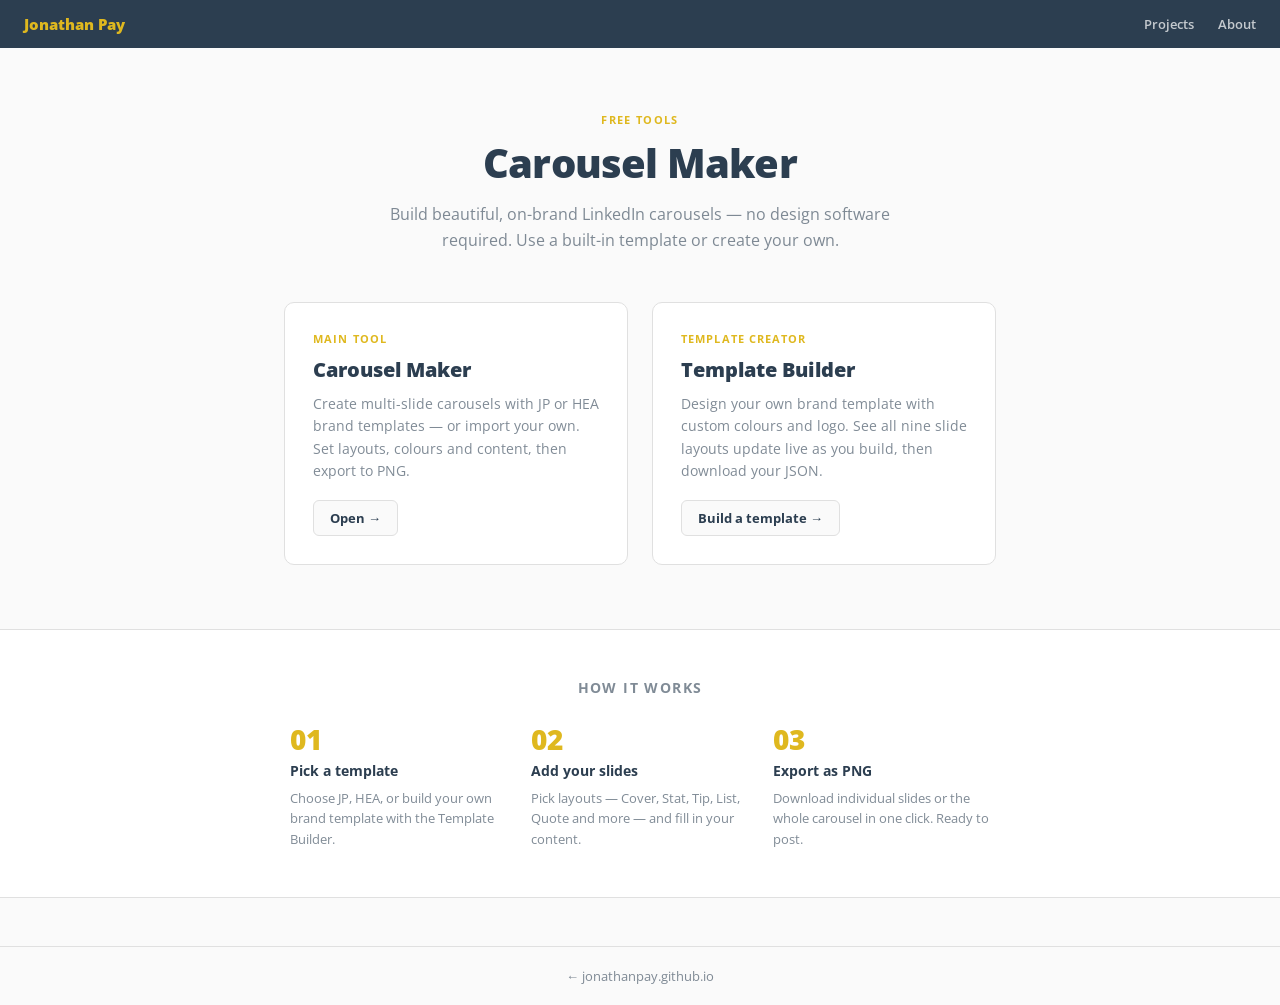
<file: index.html>
<!DOCTYPE html>
<html lang="en">
<head>
<meta charset="UTF-8">
<meta name="viewport" content="width=device-width, initial-scale=1.0">
<title>Carousel Maker — Jonathan Pay</title>
<link href="https://fonts.googleapis.com/css2?family=Open+Sans:wght@400;600;700;800&display=swap" rel="stylesheet">
<style>
:root {
  --navy:  #2c3e50;
  --gold:  #dfb81f;
  --bg:    #fafafa;
  --text:  #2c3e50;
  --muted: rgba(44,62,80,0.6);
  --border: #e0e0e0;
}

*, *::before, *::after { box-sizing: border-box; margin: 0; padding: 0; }
html, body { height: 100%; }
body {
  background: var(--bg);
  color: var(--text);
  font-family: 'Open Sans','Helvetica Neue',sans-serif;
  font-size: 15px;
  display: flex;
  flex-direction: column;
  min-height: 100vh;
}
a { color: var(--navy); text-decoration: none; }

/* ── Nav ─────────────────────────────────────────────────────── */
.site-nav {
  background: var(--navy);
  padding: 0 24px;
  display: flex;
  align-items: center;
  justify-content: space-between;
  height: 48px;
  flex-shrink: 0;
}
.site-nav .brand {
  font-weight: 800;
  font-size: 15px;
  color: var(--gold);
}
.site-nav .brand:hover { color: #f0ca3a; }
.nav-links { display: flex; gap: 24px; }
.nav-links a {
  color: rgba(255,255,255,0.72);
  font-size: 13px;
  font-weight: 600;
  transition: color 0.15s;
}
.nav-links a:hover { color: #fff; }

/* ── Hero ────────────────────────────────────────────────────── */
.hero {
  text-align: center;
  padding: 64px 24px 48px;
  max-width: 600px;
  margin: 0 auto;
}
.hero-label {
  font-size: 11px;
  font-weight: 700;
  letter-spacing: 0.12em;
  text-transform: uppercase;
  color: var(--gold);
  margin-bottom: 14px;
}
.hero h1 {
  font-size: 40px;
  font-weight: 800;
  line-height: 1.1;
  letter-spacing: -0.02em;
  margin-bottom: 16px;
}
.hero p {
  font-size: 16px;
  line-height: 1.65;
  color: var(--muted);
}

/* ── Cards ───────────────────────────────────────────────────── */
.cards {
  display: grid;
  grid-template-columns: repeat(auto-fit, minmax(280px, 1fr));
  gap: 24px;
  max-width: 760px;
  margin: 0 auto;
  padding: 0 24px 64px;
}
.card {
  background: #fff;
  border: 1px solid var(--border);
  border-radius: 10px;
  padding: 28px;
  display: flex;
  flex-direction: column;
  gap: 10px;
  transition: box-shadow 0.2s, border-color 0.2s;
}
.card:hover {
  box-shadow: 0 6px 24px rgba(44,62,80,0.1);
  border-color: #c8c8c8;
}
.card-tag {
  font-size: 11px;
  font-weight: 700;
  text-transform: uppercase;
  letter-spacing: 0.1em;
  color: var(--gold);
}
.card h2 {
  font-size: 20px;
  font-weight: 800;
  color: var(--navy);
  margin: 0;
}
.card p {
  font-size: 14px;
  line-height: 1.6;
  color: var(--muted);
  margin: 0;
  flex: 1;
}
.card-cta {
  display: inline-flex;
  align-items: center;
  gap: 6px;
  margin-top: 8px;
  font-size: 13px;
  font-weight: 700;
  color: var(--navy);
  padding: 8px 16px;
  background: var(--bg);
  border: 1px solid var(--border);
  border-radius: 6px;
  align-self: flex-start;
  transition: background 0.15s, border-color 0.15s;
}
.card:hover .card-cta {
  background: var(--navy);
  color: #fff;
  border-color: var(--navy);
}

/* ── How it works ────────────────────────────────────────────── */
.how {
  background: #fff;
  border-top: 1px solid var(--border);
  border-bottom: 1px solid var(--border);
  padding: 48px 24px;
  margin-bottom: 48px;
}
.how-inner {
  max-width: 700px;
  margin: 0 auto;
}
.how h2 {
  font-size: 14px;
  font-weight: 700;
  text-transform: uppercase;
  letter-spacing: 0.1em;
  color: var(--muted);
  margin-bottom: 28px;
  text-align: center;
}
.steps {
  display: grid;
  grid-template-columns: repeat(auto-fit, minmax(180px, 1fr));
  gap: 24px;
}
.step { display: flex; flex-direction: column; gap: 8px; }
.step-num {
  font-size: 28px;
  font-weight: 900;
  color: var(--gold);
  line-height: 1;
}
.step h3 { font-size: 14px; font-weight: 700; color: var(--navy); }
.step p  { font-size: 13px; line-height: 1.55; color: var(--muted); }

/* ── Footer ──────────────────────────────────────────────────── */
footer {
  margin-top: auto;
  padding: 20px 24px;
  border-top: 1px solid var(--border);
  text-align: center;
  font-size: 13px;
  color: var(--muted);
}
footer a { color: var(--muted); }
footer a:hover { color: var(--navy); }
</style>
</head>
<body>

<nav class="site-nav">
  <a class="brand" href="https://jonathanpay.github.io">Jonathan Pay</a>
  <div class="nav-links">
    <a href="https://jonathanpay.github.io/#projects">Projects</a>
    <a href="https://jonathanpay.github.io/about.html">About</a>
  </div>
</nav>

<div class="hero">
  <div class="hero-label">Free tools</div>
  <h1>Carousel Maker</h1>
  <p>Build beautiful, on-brand LinkedIn carousels — no design software required. Use a built-in template or create your own.</p>
</div>

<div class="cards">
  <a class="card" href="Carousel Maker.html">
    <span class="card-tag">Main tool</span>
    <h2>Carousel Maker</h2>
    <p>Create multi-slide carousels with JP or HEA brand templates — or import your own. Set layouts, colours and content, then export to PNG.</p>
    <span class="card-cta">Open →</span>
  </a>
  <a class="card" href="template-builder.html">
    <span class="card-tag">Template creator</span>
    <h2>Template Builder</h2>
    <p>Design your own brand template with custom colours and logo. See all nine slide layouts update live as you build, then download your JSON.</p>
    <span class="card-cta">Build a template →</span>
  </a>
</div>

<div class="how">
  <div class="how-inner">
    <h2>How it works</h2>
    <div class="steps">
      <div class="step">
        <div class="step-num">01</div>
        <h3>Pick a template</h3>
        <p>Choose JP, HEA, or build your own brand template with the Template Builder.</p>
      </div>
      <div class="step">
        <div class="step-num">02</div>
        <h3>Add your slides</h3>
        <p>Pick layouts — Cover, Stat, Tip, List, Quote and more — and fill in your content.</p>
      </div>
      <div class="step">
        <div class="step-num">03</div>
        <h3>Export as PNG</h3>
        <p>Download individual slides or the whole carousel in one click. Ready to post.</p>
      </div>
    </div>
  </div>
</div>

<footer>
  <a href="https://jonathanpay.github.io">← jonathanpay.github.io</a>
</footer>

</body>
</html>
</file>
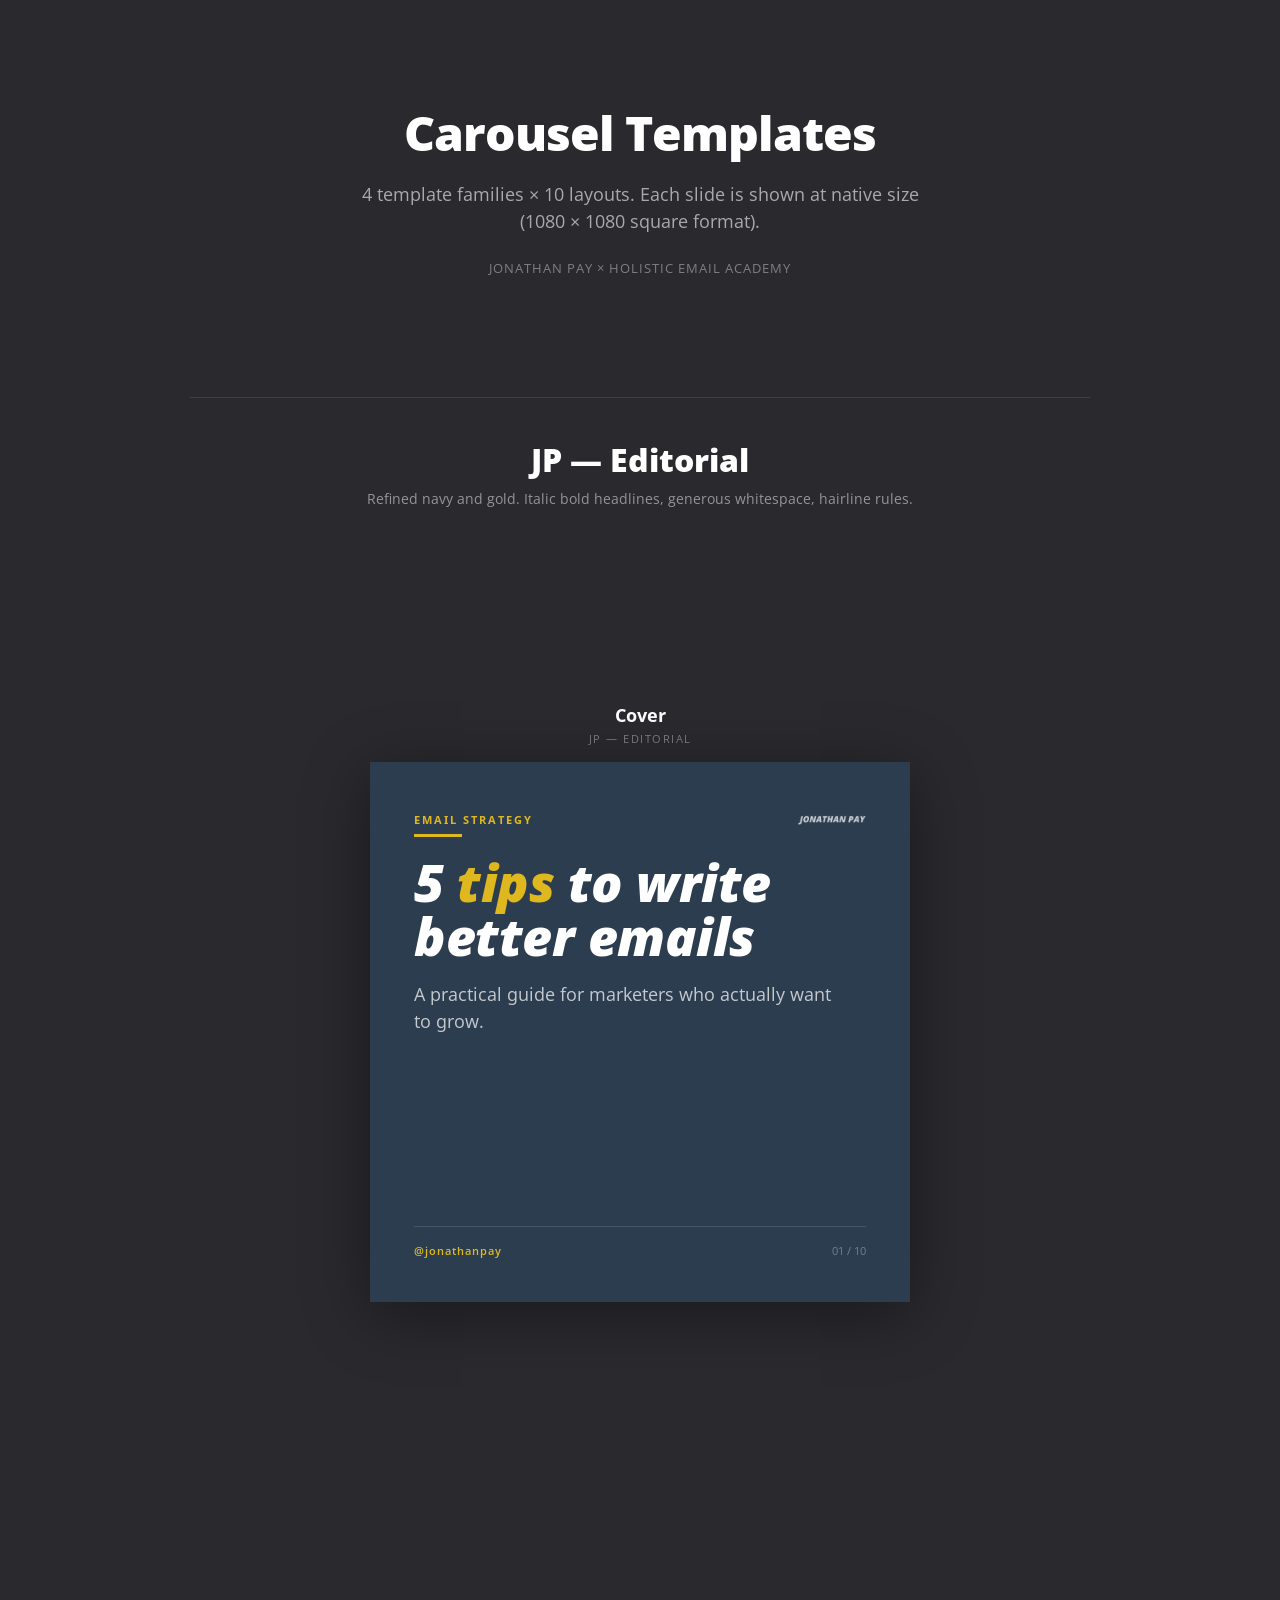
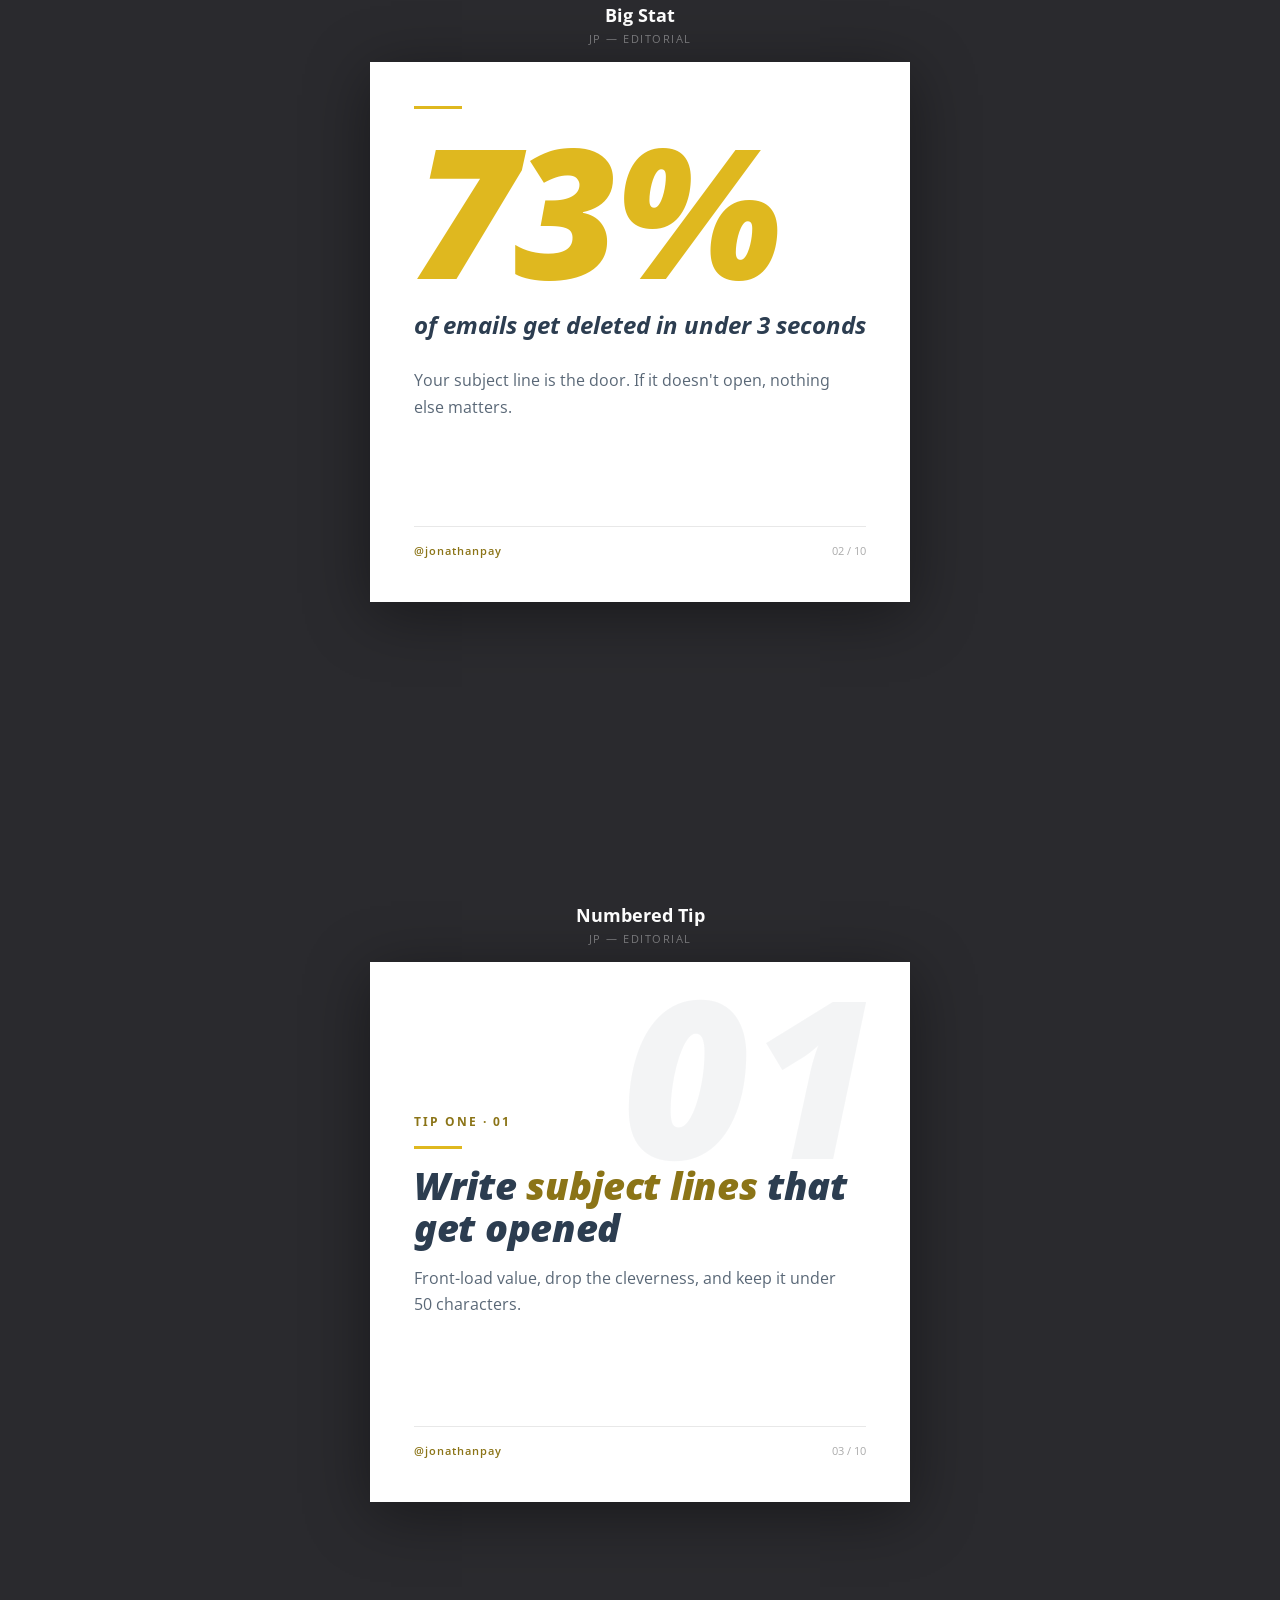
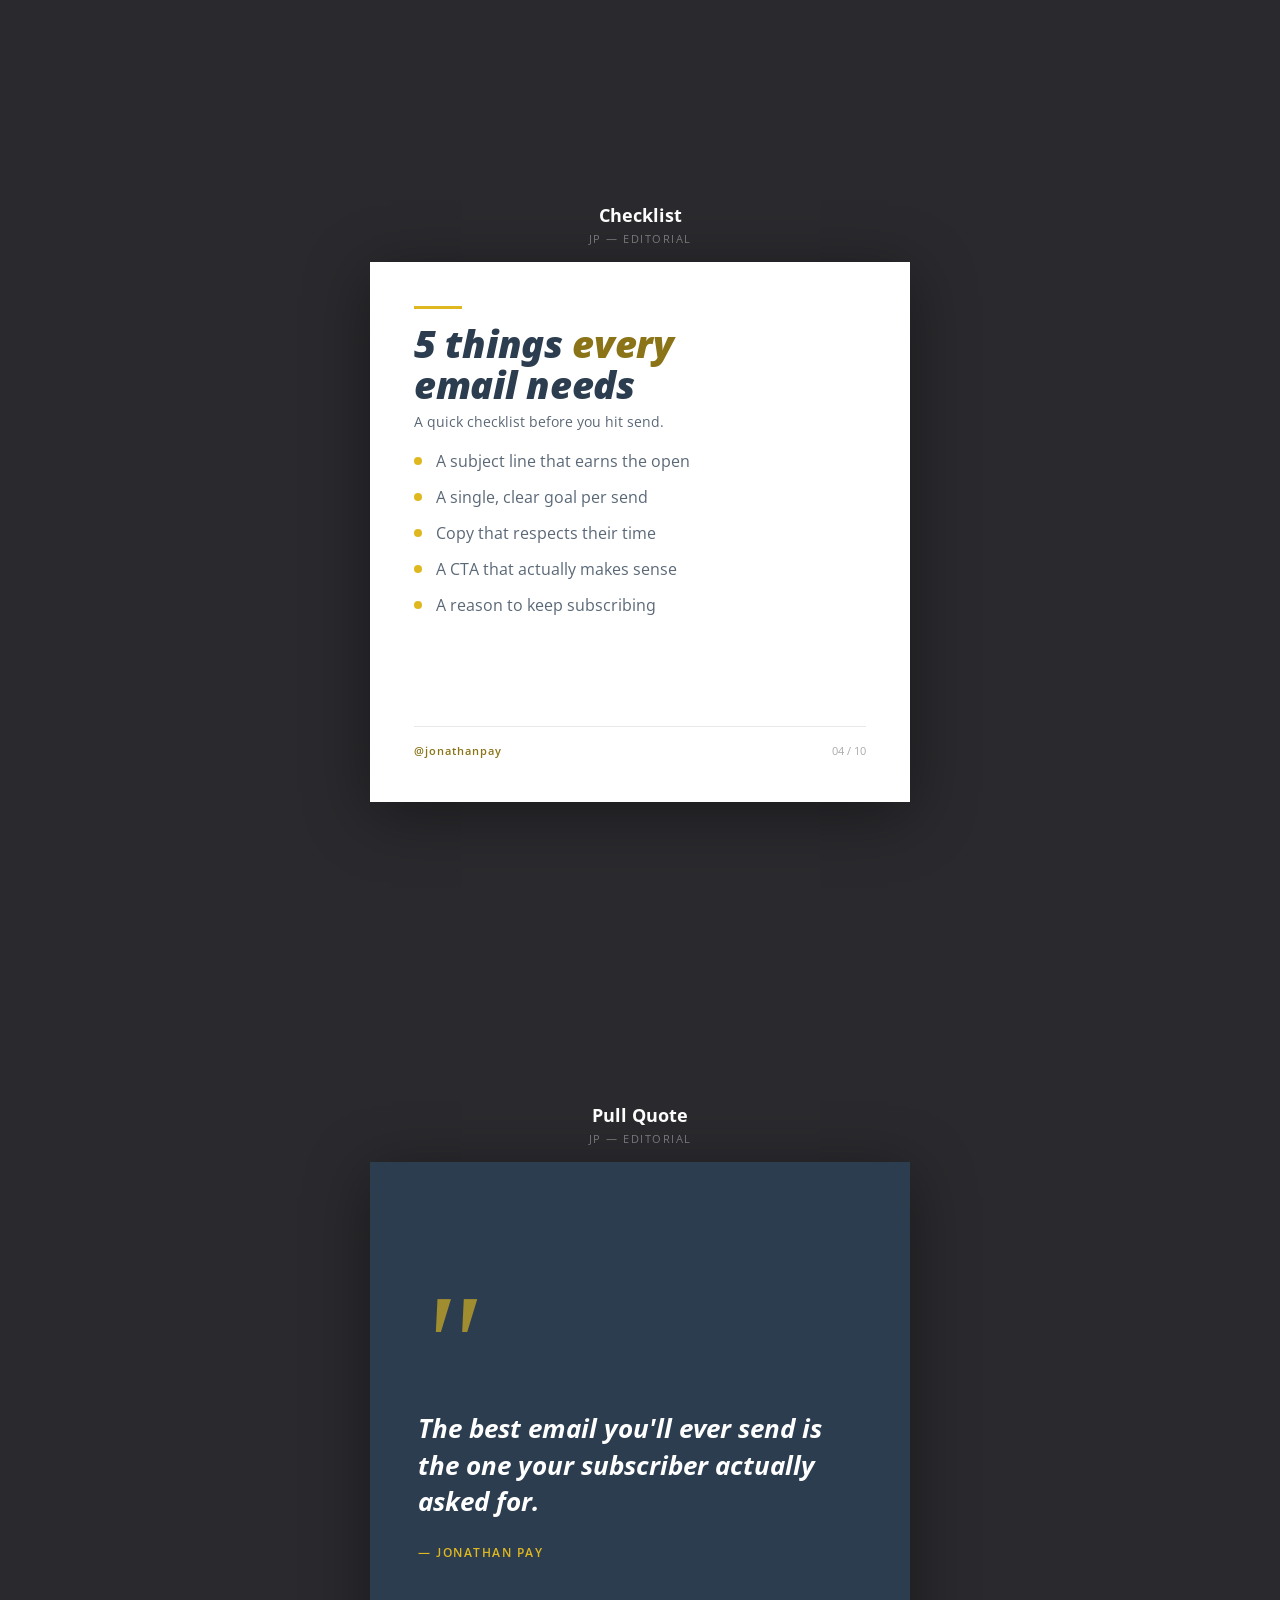
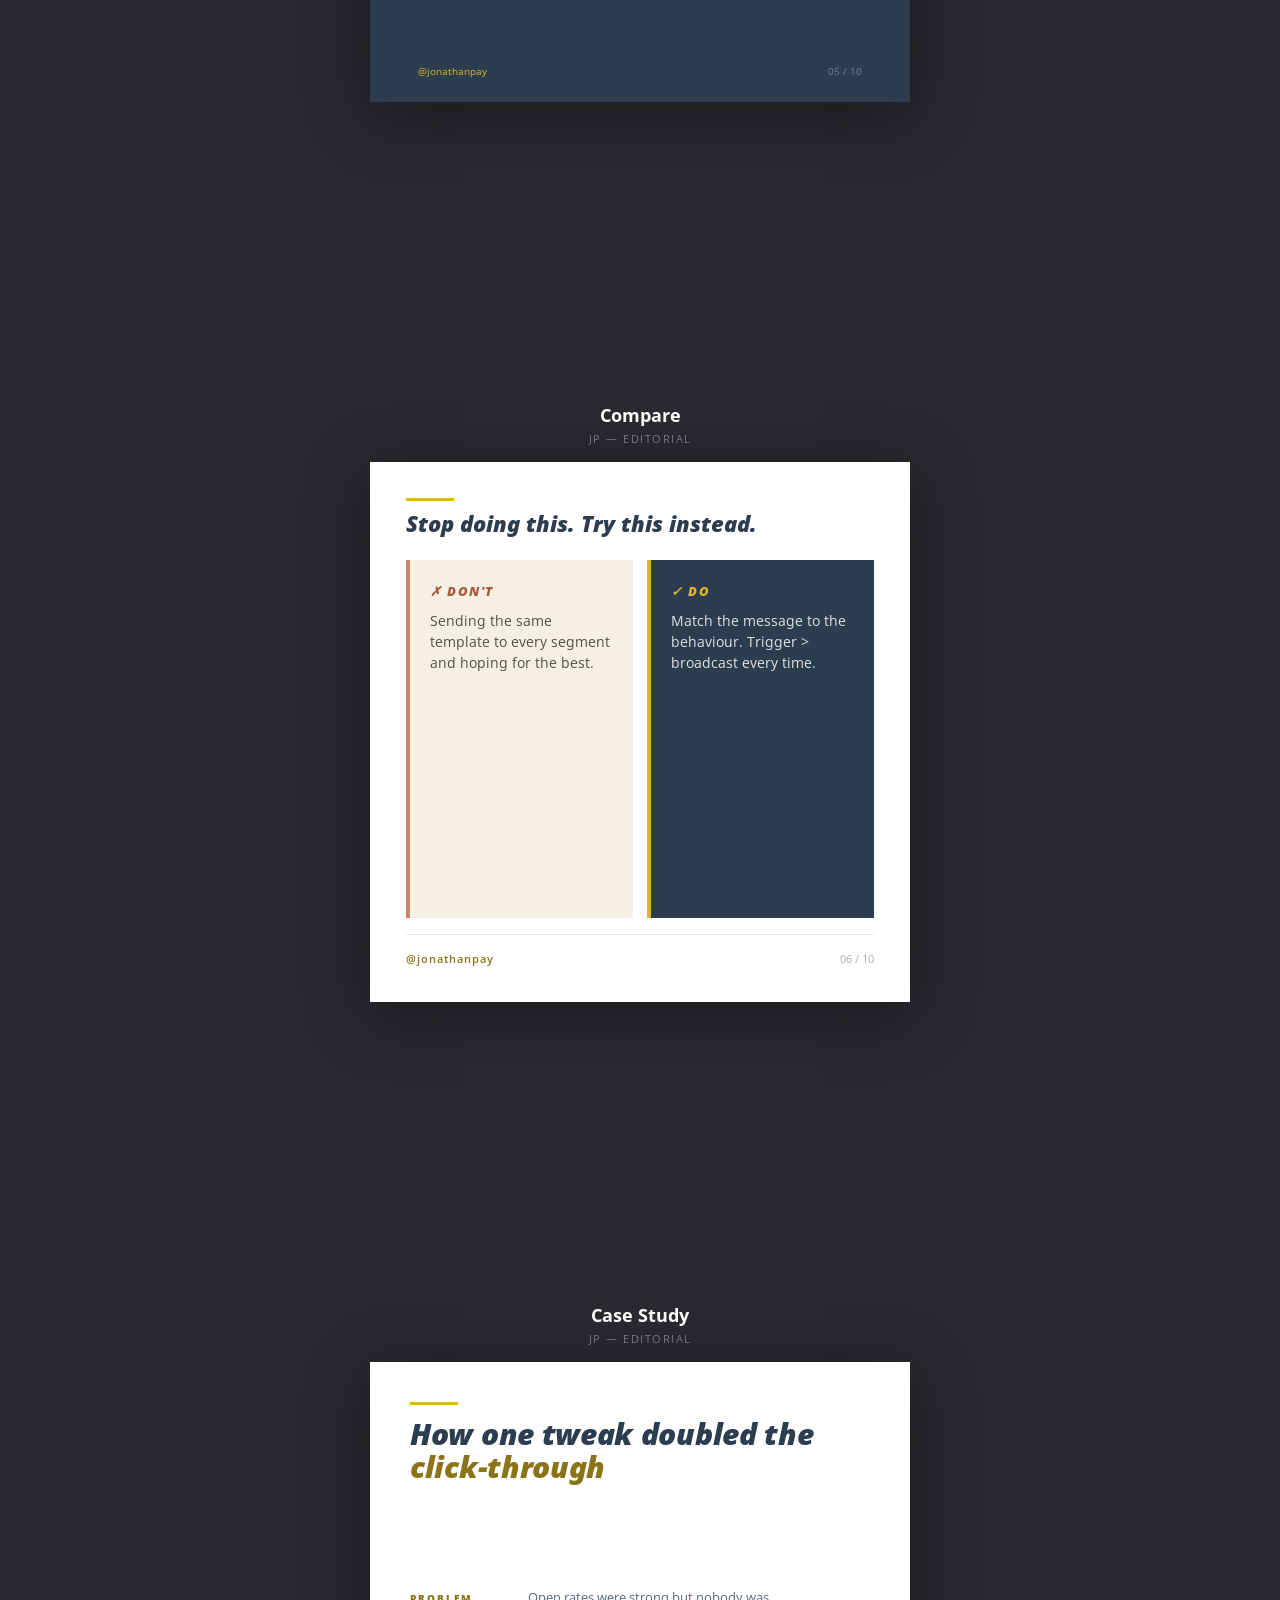
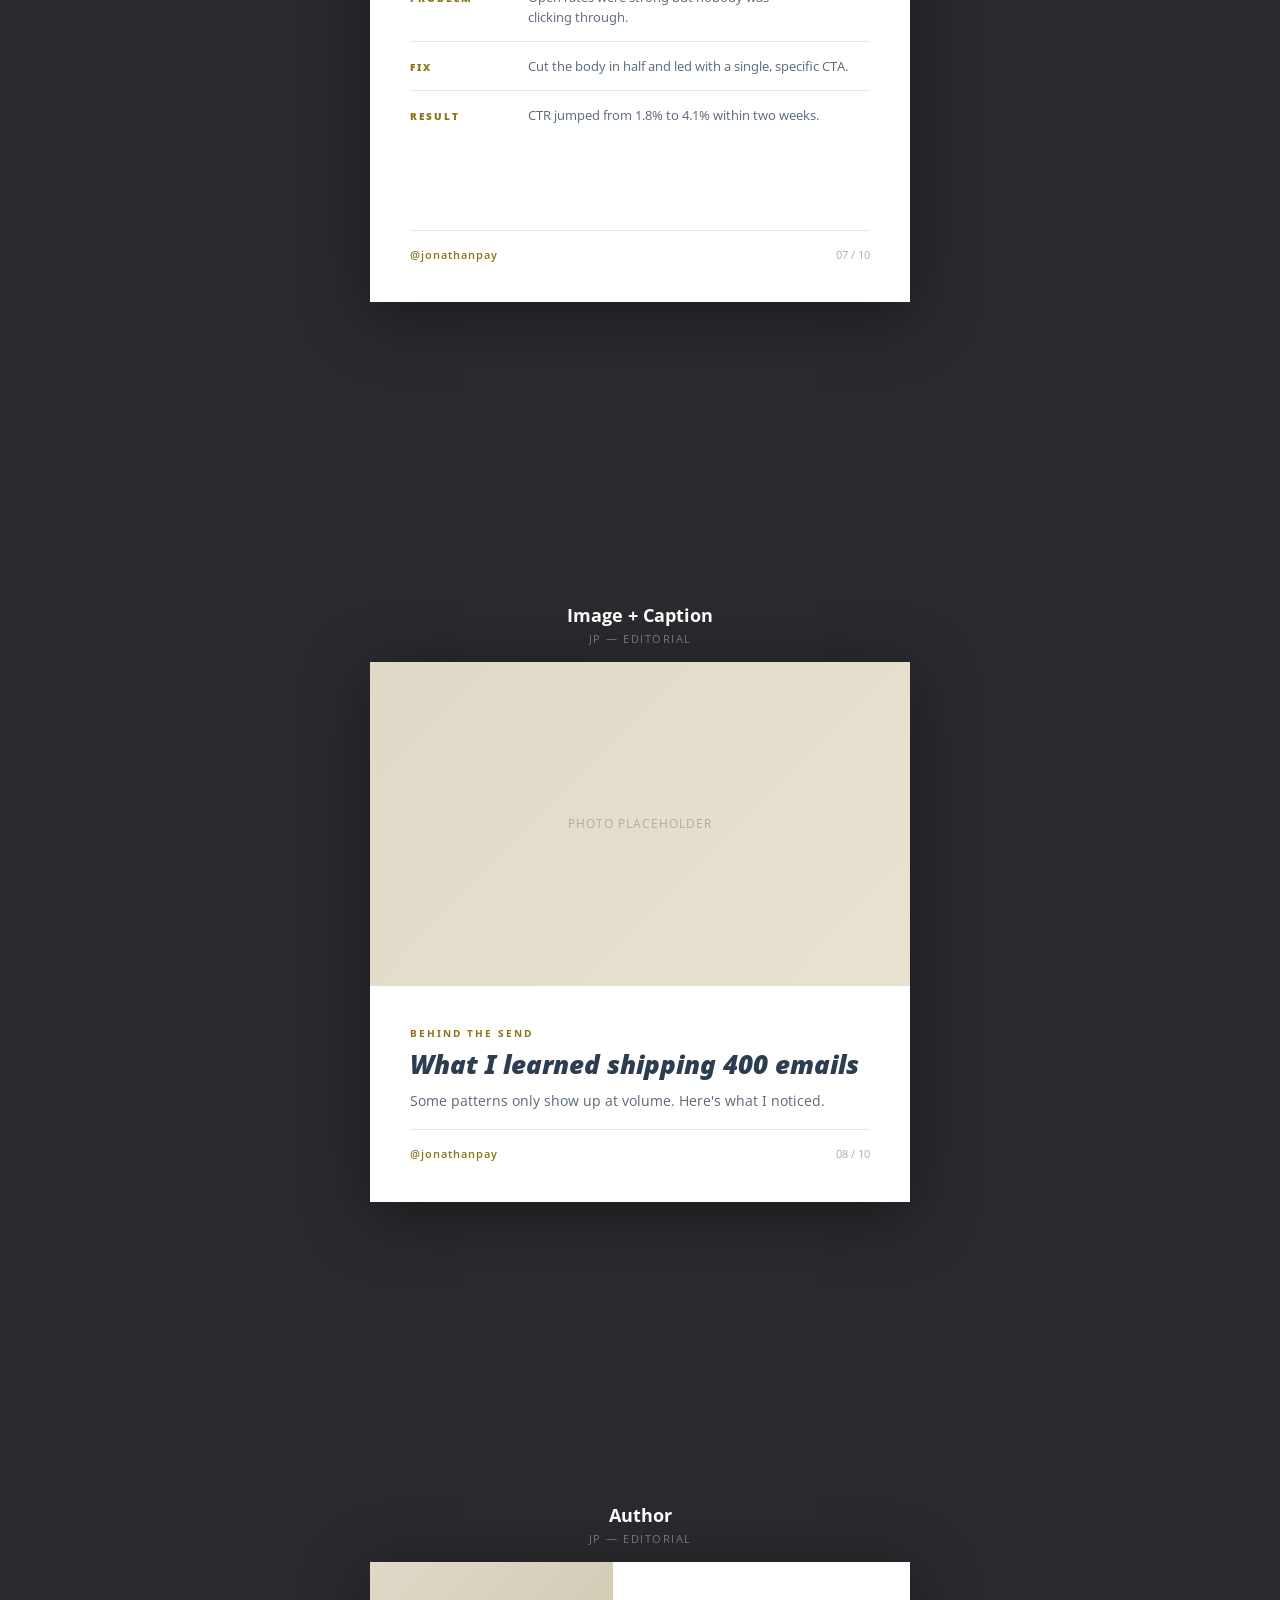
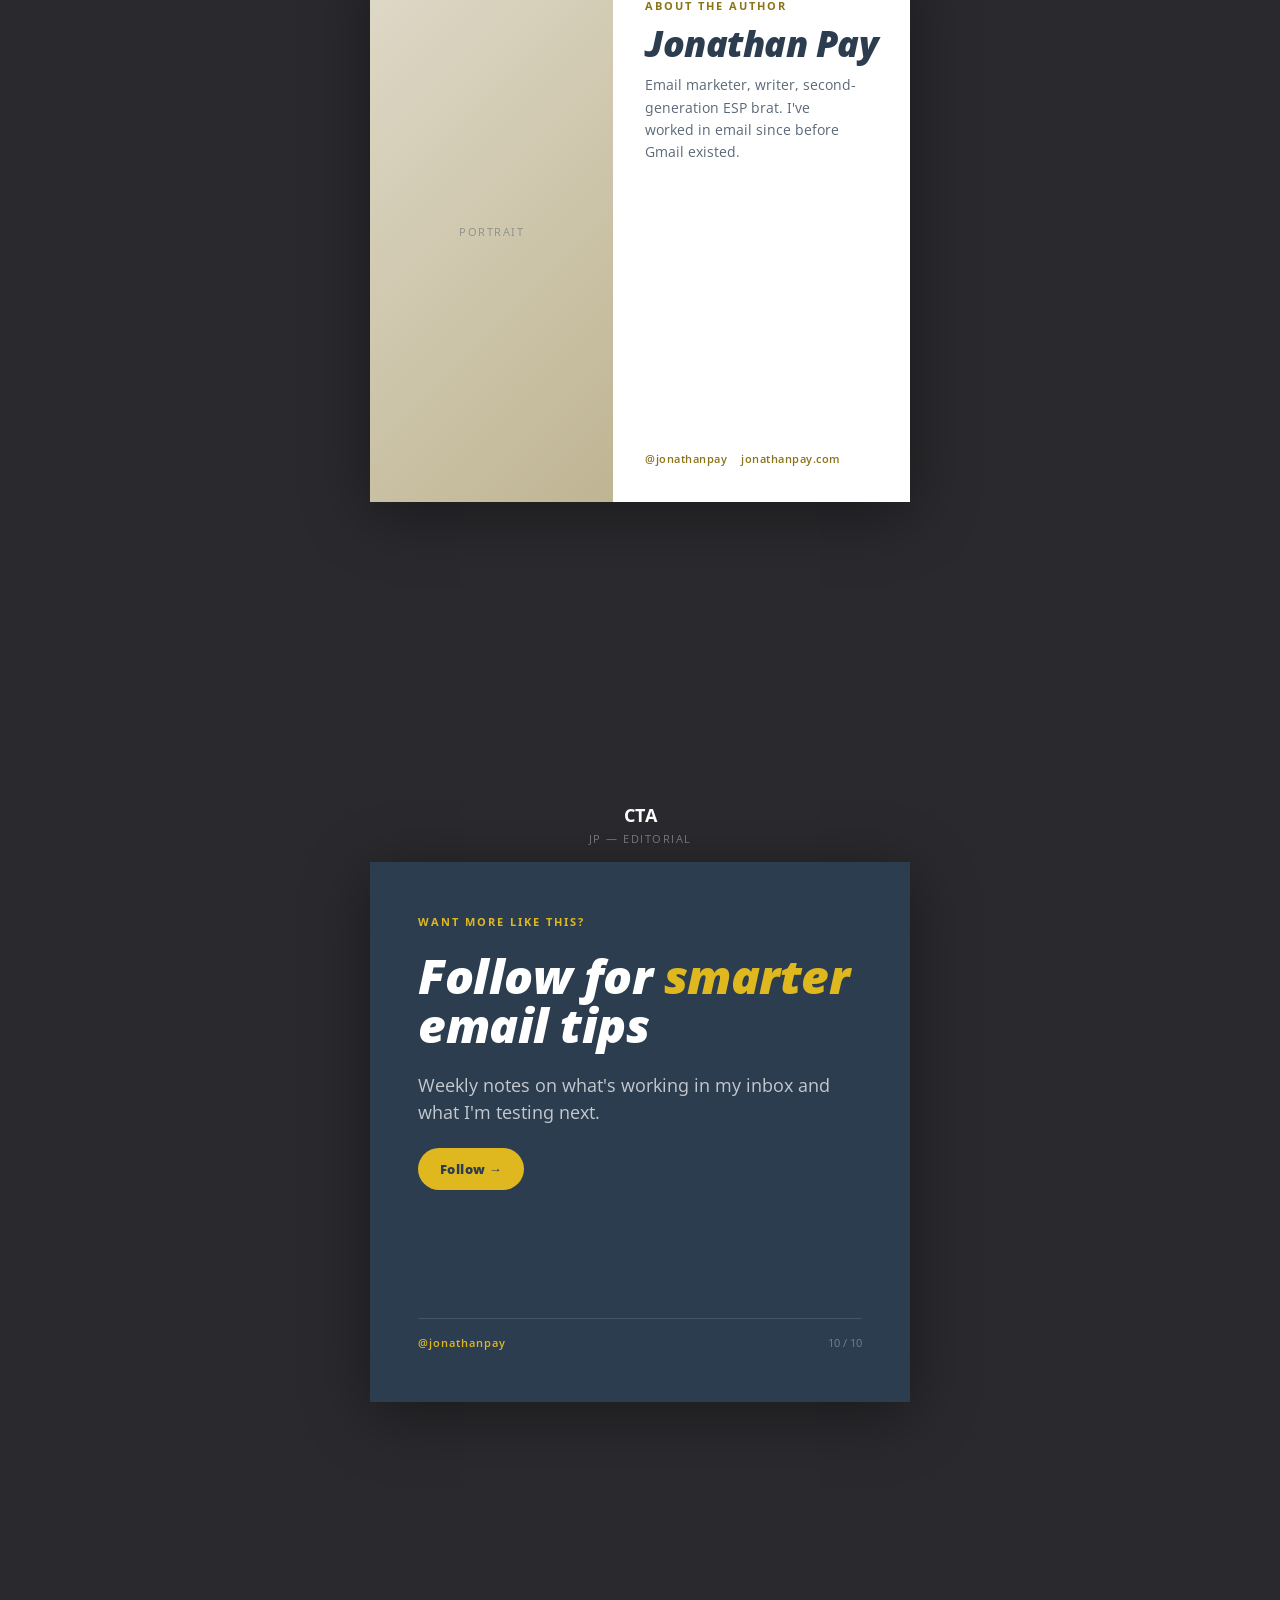
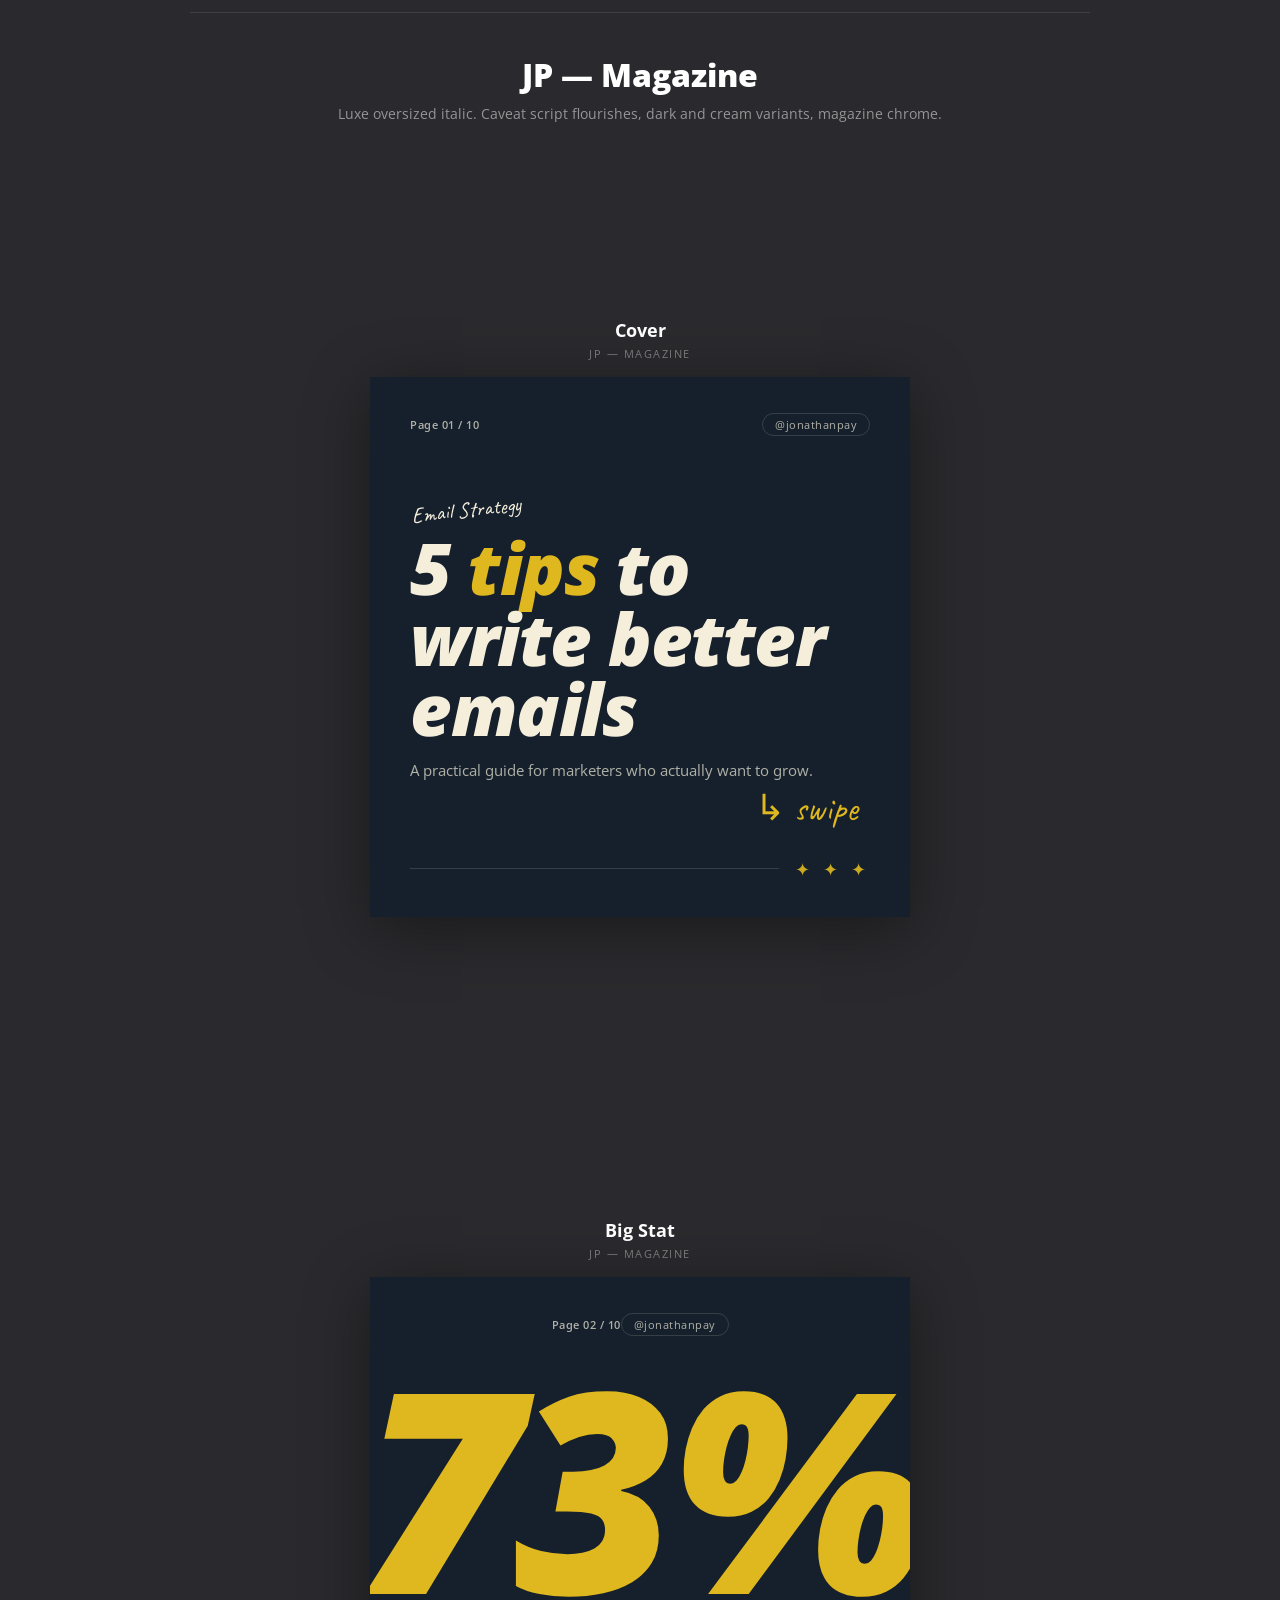
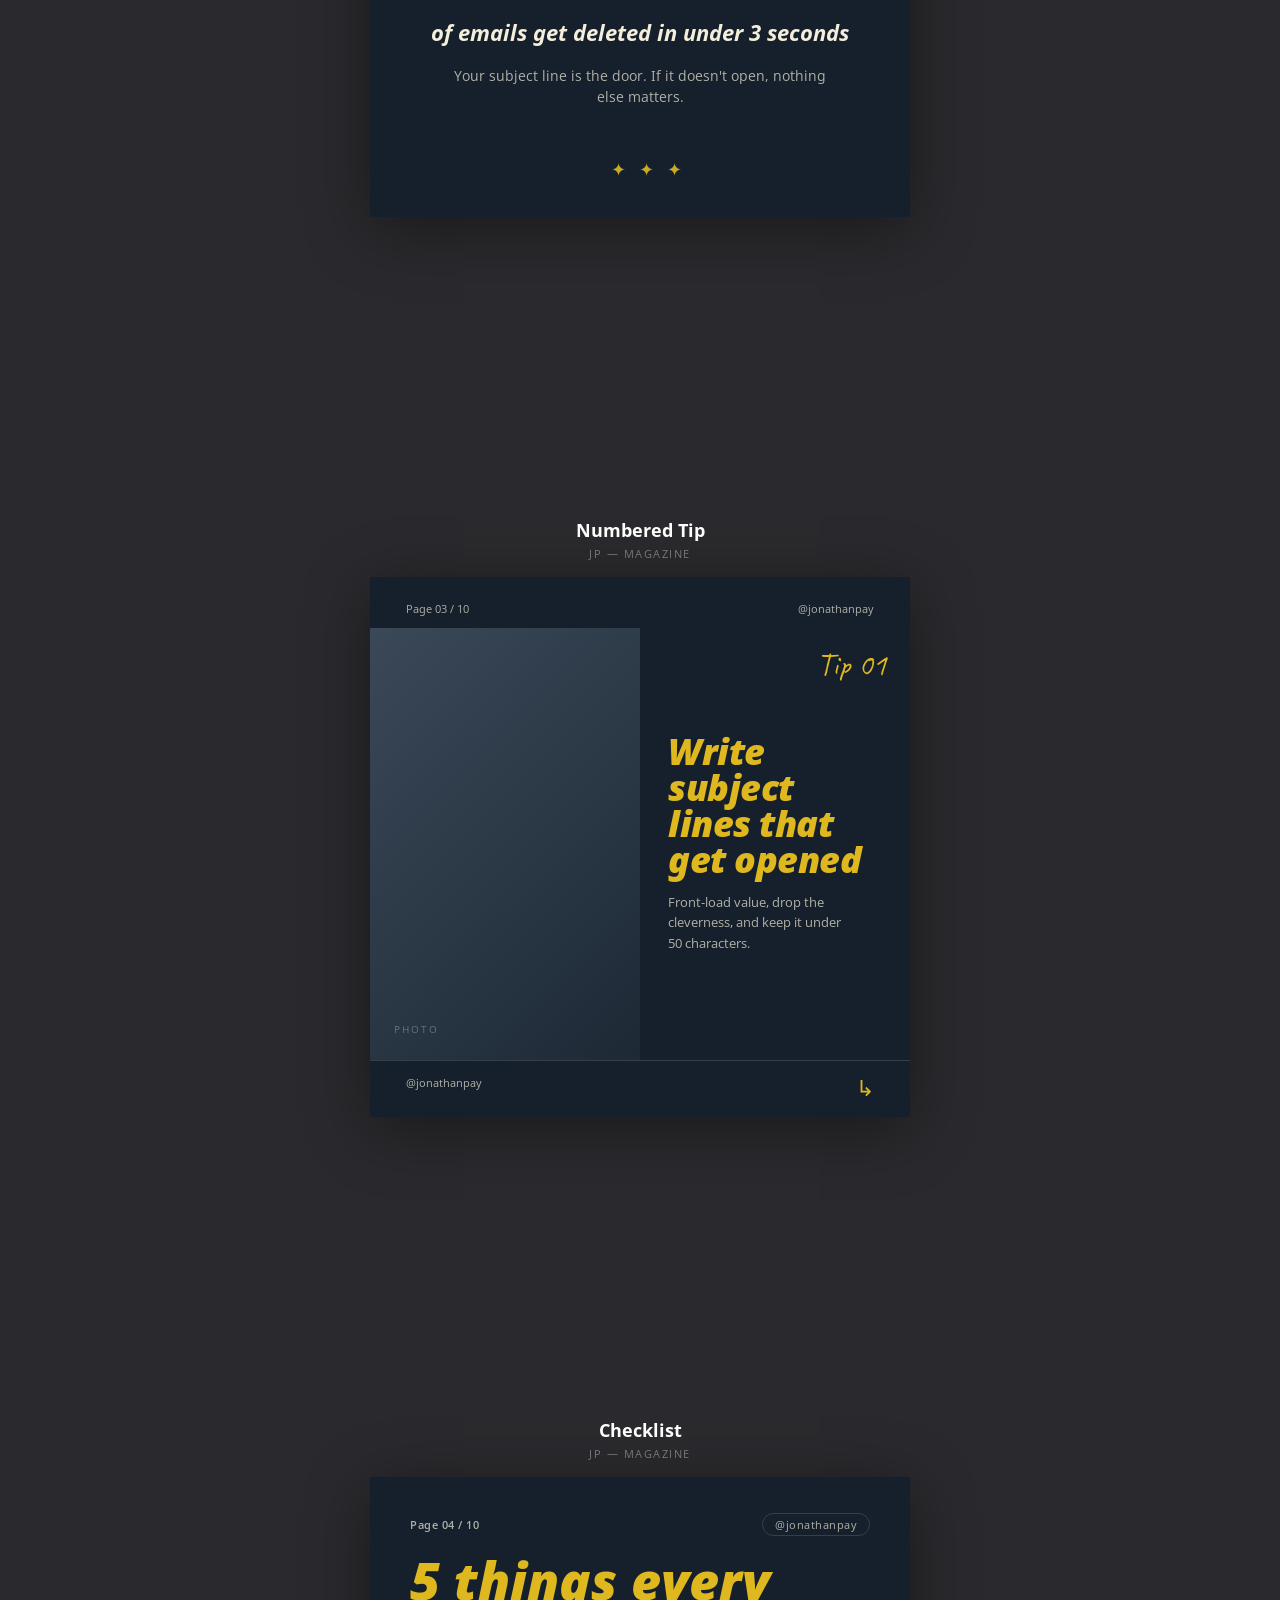
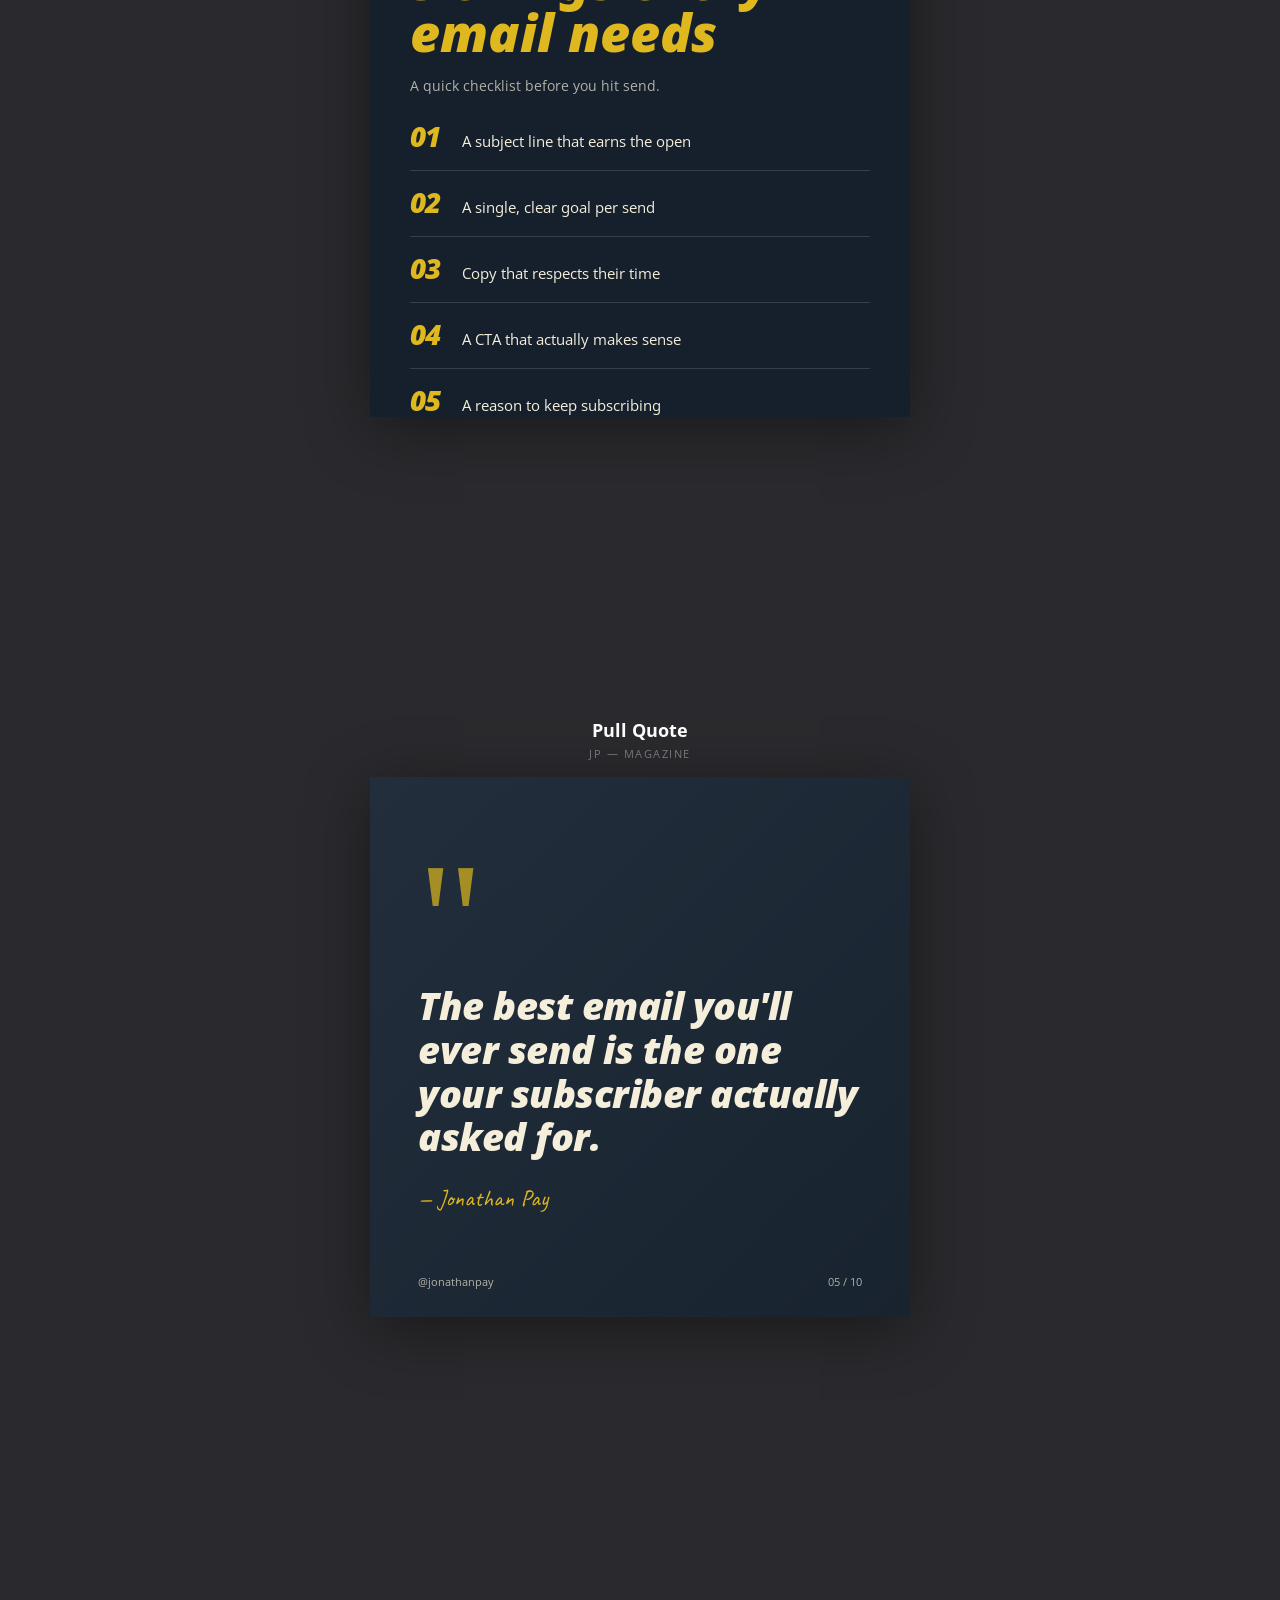
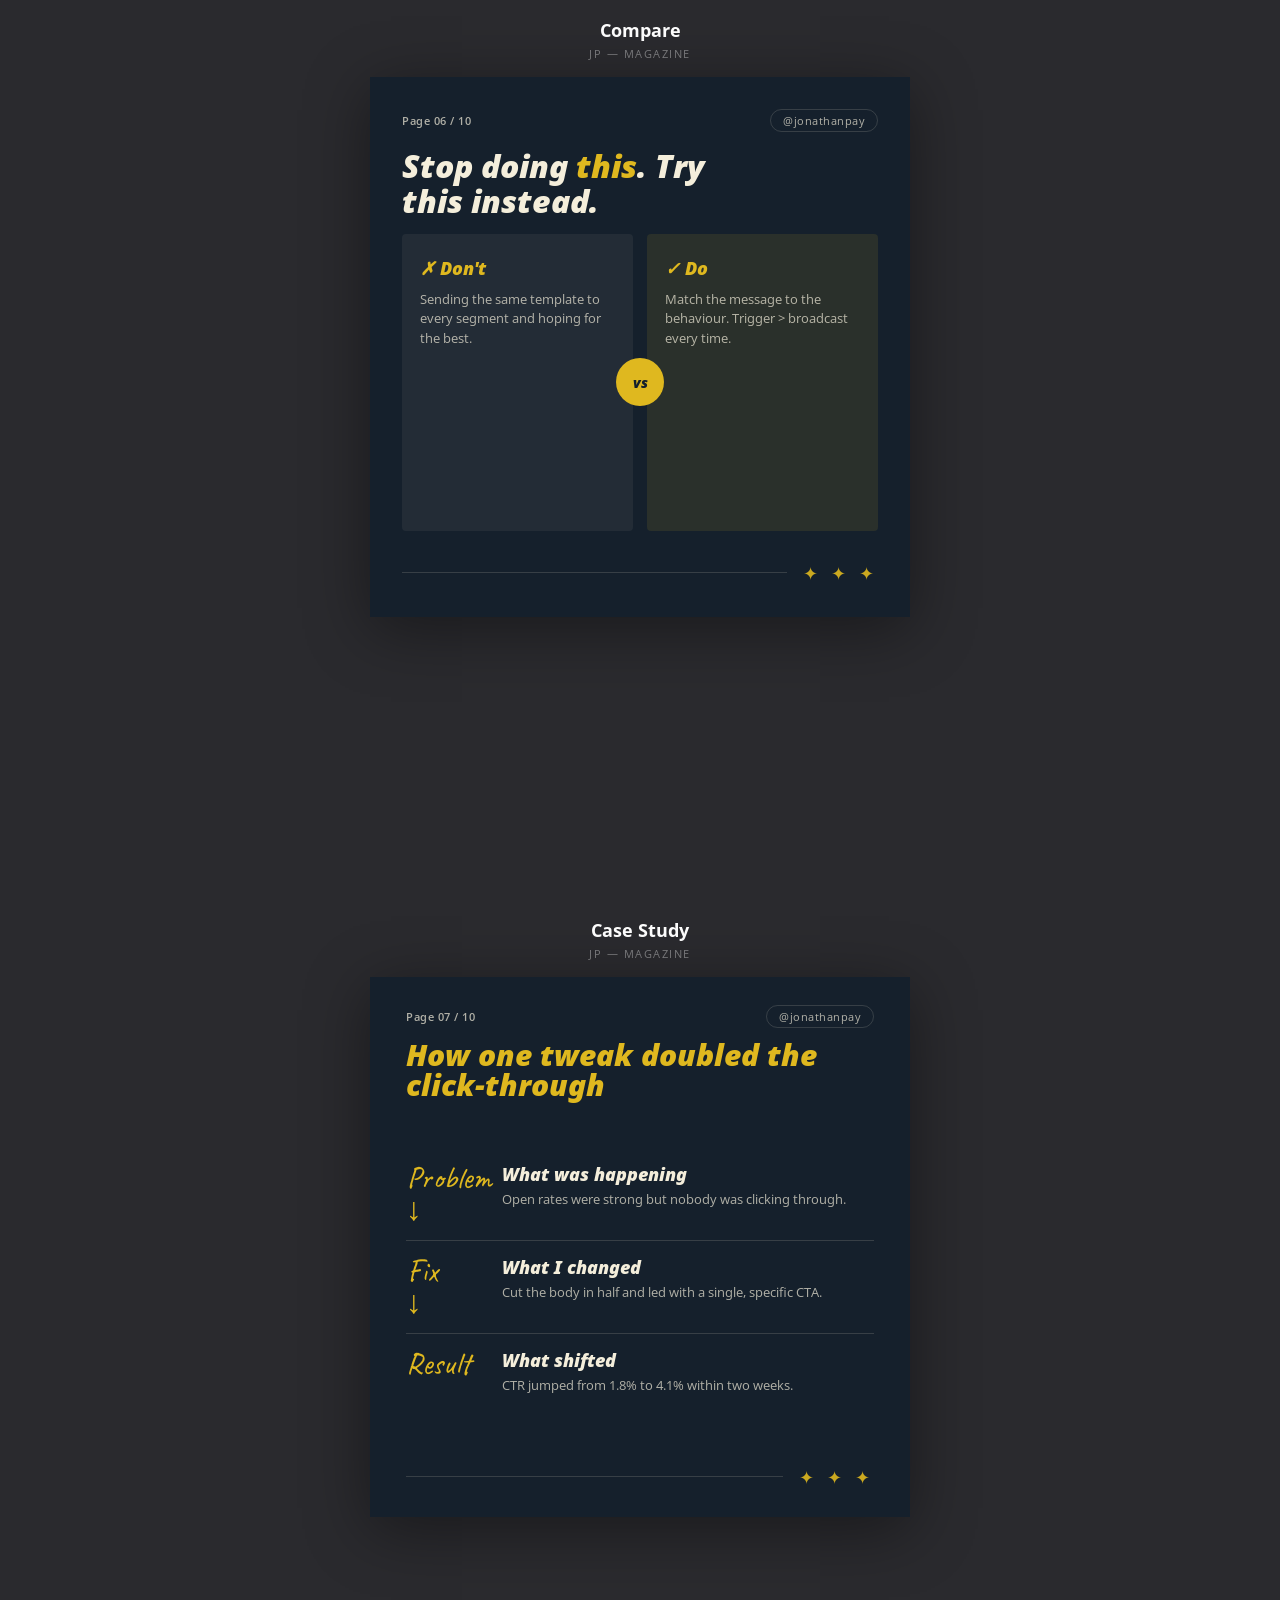
<file: Carousel Maker-print.html>
<!DOCTYPE html>
<html lang="en">
<head>
<meta charset="UTF-8">
<title>Carousel Templates — Print Catalog</title>
<link rel="stylesheet" href="templates.css">
<style>
  *, *::before, *::after { box-sizing: border-box; margin: 0; padding: 0; }
  html, body { background: #2a2a2e; }
  body {
    font-family: 'Open Sans', sans-serif;
    padding: 40px 20px;
    color: #fff;
  }
  .cover-page {
    width: 100%;
    max-width: 900px;
    margin: 0 auto 60px;
    padding: 60px 40px;
    text-align: center;
    color: #fff;
  }
  .cover-page h1 {
    font-size: 48px;
    font-weight: 800;
    letter-spacing: -1px;
    margin-bottom: 16px;
  }
  .cover-page p {
    font-size: 18px;
    color: rgba(255,255,255,0.6);
    line-height: 1.5;
    max-width: 600px;
    margin: 0 auto;
  }
  .cover-page .meta {
    margin-top: 24px;
    font-size: 13px;
    color: rgba(255,255,255,0.4);
    letter-spacing: 1px;
    text-transform: uppercase;
  }
  .family-divider {
    page-break-before: always;
    break-before: page;
    width: 100%;
    max-width: 900px;
    margin: 60px auto 24px;
    padding: 40px 0 20px;
    border-top: 1px solid rgba(255,255,255,0.1);
    text-align: center;
  }
  .family-divider h2 {
    font-size: 32px;
    font-weight: 800;
    margin-bottom: 8px;
  }
  .family-divider p {
    font-size: 14px;
    color: rgba(255,255,255,0.5);
  }
  .slide-page {
    page-break-before: always;
    break-before: page;
    width: 100%;
    min-height: 100vh;
    display: flex;
    flex-direction: column;
    align-items: center;
    justify-content: center;
    gap: 16px;
    padding: 20px;
  }
  .slide-label {
    text-align: center;
    color: rgba(255,255,255,0.7);
    font-size: 14px;
  }
  .slide-label .name {
    font-weight: 700;
    font-size: 18px;
    color: #fff;
    margin-bottom: 4px;
  }
  .slide-label .meta {
    font-size: 11px;
    text-transform: uppercase;
    letter-spacing: 1.5px;
    color: rgba(255,255,255,0.4);
  }
  .slide-wrap {
    box-shadow: 0 12px 60px rgba(0,0,0,0.4);
  }

  @media print {
    @page { size: A4 portrait; margin: 12mm; }
    html, body { background: #fff !important; }
    body { padding: 0; color: #000; }
    .cover-page, .family-divider, .slide-label .name, .slide-label .meta, .slide-label { color: #000 !important; }
    .cover-page p, .cover-page .meta, .family-divider p { color: rgba(0,0,0,0.6) !important; }
    .family-divider { border-top-color: rgba(0,0,0,0.15); }
    .slide-page { min-height: auto; height: auto; padding: 0; page-break-before: always; break-before: page; }
    .slide-wrap { box-shadow: none; }
    .slide-wrap, .slide { break-inside: avoid; page-break-inside: avoid; }
    /* Force colours in slide content */
    .slide, .slide * {
      -webkit-print-color-adjust: exact !important;
      print-color-adjust: exact !important;
    }
  }
</style>
</head>
<body>

<div class="cover-page">
  <h1>Carousel Templates</h1>
  <p>4 template families × 10 layouts. Each slide is shown at native size (1080 × 1080 square format).</p>
  <div class="meta">Jonathan Pay × Holistic Email Academy</div>
</div>

<div id="catalog"></div>

<script src="templates.js"></script>
<script>
(function(){
  const T = window.CarouselTemplates;
  const catalog = document.getElementById('catalog');

  const FAMILY_DESCRIPTIONS = {
    'jp-editorial': 'Refined navy and gold. Italic bold headlines, generous whitespace, hairline rules.',
    'jp-magazine':  'Luxe oversized italic. Caveat script flourishes, dark and cream variants, magazine chrome.',
    'hea-clean':    'Bright purple system. Polished pills, numbered circles, four colour themes.',
    'hea-shapes':   'Dark plum base with geometric purple shape overlays. Bold, energetic, modern.',
  };

  function sampleFields(layout){
    const f = {};
    (T.FIELDS[layout] || []).forEach(d => {
      // Skip photoUrl — render with placeholder
      if (/url$/i.test(d.id)) f[d.id] = '';
      else f[d.id] = d.ph || '';
    });
    return f;
  }

  function makeSlide(family, layout, pg, pgTot){
    const brand = T.FAMILIES[family].brand;
    return {
      family, layout,
      theme: Object.keys(T.THEMES[family])[0],
      icon: brand === 'hea' && ['tip','quote','cover'].includes(layout) ? 'email.png' : 'none',
      format: 'square',
      pg: String(pg).padStart(2,'0'),
      pgTot: String(pgTot).padStart(2,'0'),
      handle: brand === 'hea' ? '@holisticemailacademy' : '@jonathanpay',
      fields: sampleFields(layout),
    };
  }

  Object.entries(T.FAMILIES).forEach(([famKey, fam]) => {
    // Family divider page
    const div = document.createElement('div');
    div.className = 'family-divider';
    div.innerHTML = `<h2>${fam.label}</h2><p>${FAMILY_DESCRIPTIONS[famKey] || fam.subtitle}</p>`;
    catalog.appendChild(div);

    T.LAYOUTS.forEach((layout, i) => {
      const page = document.createElement('div');
      page.className = 'slide-page';
      const sample = makeSlide(famKey, layout, i+1, T.LAYOUTS.length);
      page.innerHTML = `
        <div class="slide-label">
          <div class="name">${T.LAYOUT_LABELS[layout]}</div>
          <div class="meta">${fam.label}</div>
        </div>
        <div class="slide-wrap">${T.render(sample)}</div>
      `;
      catalog.appendChild(page);
    });
  });

  // Auto-print after fonts + render settle
  window.addEventListener('load', () => {
    if (document.fonts && document.fonts.ready){
      document.fonts.ready.then(() => {
        setTimeout(() => window.print(), 500);
      });
    } else {
      setTimeout(() => window.print(), 800);
    }
  });
})();
</script>

</body>
</html>
</file>
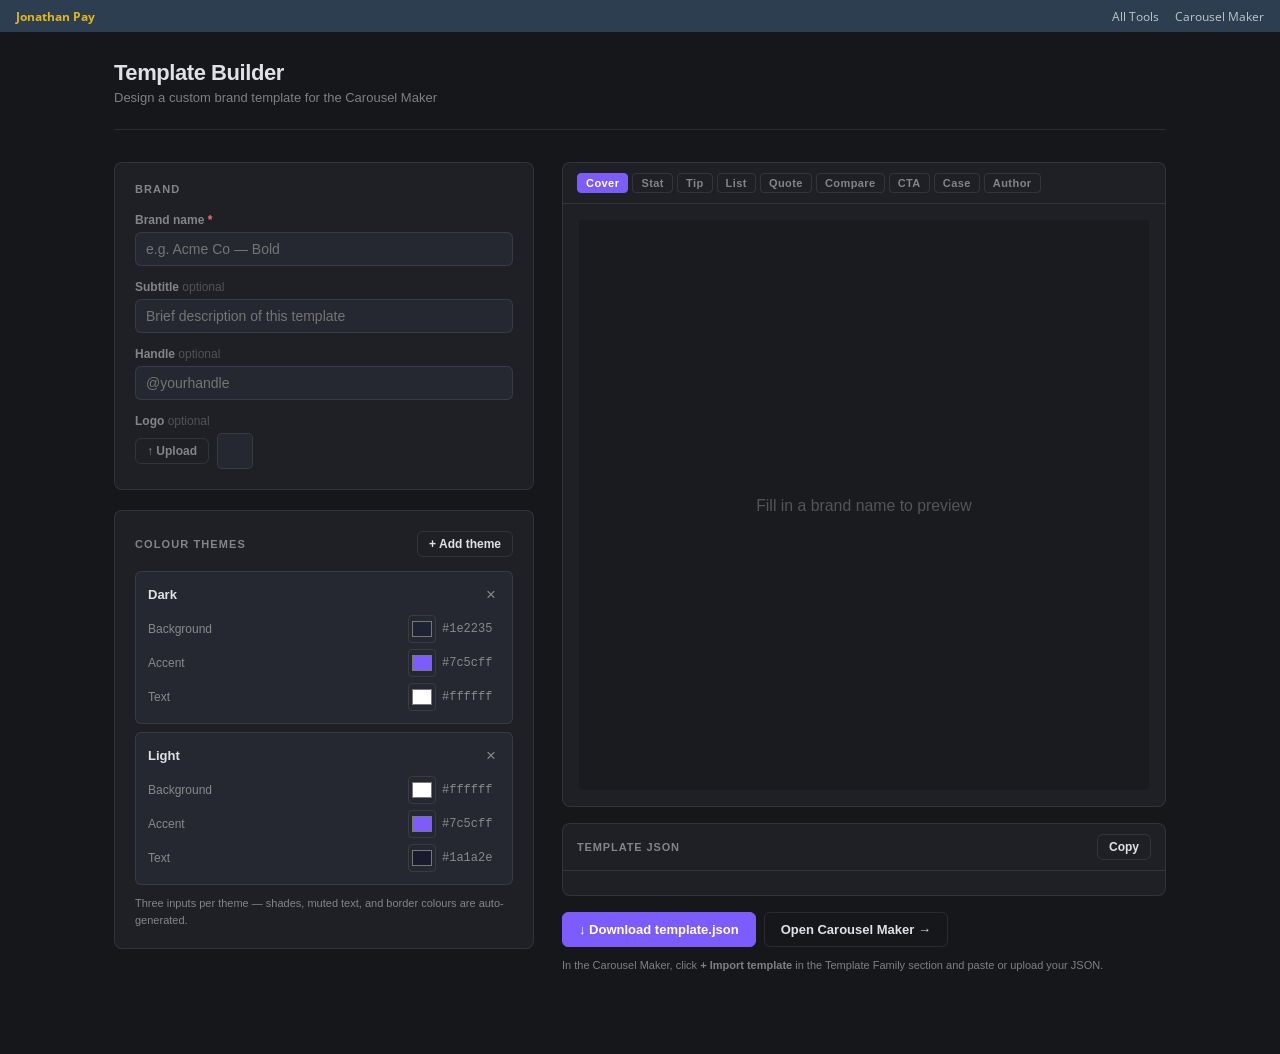
<file: template-builder.html>
<!DOCTYPE html>
<html lang="en">
<head>
<meta charset="UTF-8">
<meta name="viewport" content="width=device-width, initial-scale=1.0">
<title>Template Builder — Carousel Maker</title>
<link rel="stylesheet" href="templates.css">
<style>
:root {
  --bg: #16171a;
  --surface: #1e2025;
  --surface2: #252830;
  --border: rgba(255,255,255,0.09);
  --text: #e0e1e6;
  --muted: rgba(255,255,255,0.45);
  --accent: #7c5cff;
  --radius: 8px;
  --font: -apple-system, BlinkMacSystemFont, 'Segoe UI', sans-serif;
}

*, *::before, *::after { box-sizing: border-box; margin: 0; padding: 0; }
body { background: var(--bg); color: var(--text); font-family: var(--font); font-size: 14px; min-height: 100vh; padding-top: 32px; }
a { color: var(--accent); text-decoration: none; }
a:hover { text-decoration: underline; }
input, textarea, select, button { font-family: inherit; font-size: inherit; }

/* ── Site nav strip ──────────────────────────────────────────── */
#site-nav {
  position: fixed;
  top: 0; left: 0; right: 0;
  height: 32px;
  background: #2c3e50;
  display: flex;
  align-items: center;
  justify-content: space-between;
  padding: 0 16px;
  z-index: 100;
  font-family: 'Open Sans','Helvetica Neue',sans-serif;
  font-size: 12px;
}
.snav-brand { font-weight: 700; color: #dfb81f; text-decoration: none; }
.snav-brand:hover { color: #f0ca3a; text-decoration: none; }
.snav-links { display: flex; gap: 16px; }
.snav-links a { color: rgba(255,255,255,0.7); text-decoration: none; }
.snav-links a:hover { color: #fff; text-decoration: none; }

.tb-page { max-width: 1100px; margin: 0 auto; padding: 0 24px 80px; }

/* ── Header ─────────────────────────────────────────────────── */
.tb-header {
  padding: 28px 0 24px;
  border-bottom: 1px solid var(--border);
  margin-bottom: 32px;
}
.tb-header h1 { font-size: 22px; font-weight: 800; letter-spacing: -0.02em; }
.tb-header p  { color: var(--muted); font-size: 13px; margin-top: 4px; }

/* ── Two-column layout ───────────────────────────────────────── */
.tb-layout {
  display: grid;
  grid-template-columns: 420px 1fr;
  gap: 28px;
  align-items: start;
}
@media (max-width: 860px) {
  .tb-layout { grid-template-columns: 1fr; }
  .tb-right   { position: static !important; }
}

/* ── Form column ─────────────────────────────────────────────── */
.tb-form { display: flex; flex-direction: column; gap: 20px; }

.tb-card {
  background: var(--surface);
  border: 1px solid var(--border);
  border-radius: var(--radius);
  padding: 20px;
}
.tb-card-title {
  font-size: 11px; font-weight: 700; letter-spacing: 0.1em;
  text-transform: uppercase; color: var(--muted); margin-bottom: 18px;
}

/* Fields */
.field { display: flex; flex-direction: column; gap: 5px; margin-bottom: 14px; }
.field:last-child { margin-bottom: 0; }
.field label { font-size: 12px; font-weight: 600; color: var(--muted); }
.field input[type="text"] {
  background: var(--surface2);
  border: 1px solid var(--border);
  border-radius: 6px;
  color: var(--text);
  padding: 8px 10px;
  width: 100%;
  transition: border-color 0.15s;
}
.field input[type="text"]:focus { outline: none; border-color: var(--accent); }
.opt { opacity: 0.5; font-weight: 400; }

/* Logo row */
.logo-row { display: flex; align-items: center; gap: 8px; }
.logo-thumb {
  width: 36px; height: 36px; border-radius: 5px;
  background: var(--surface2); border: 1px solid var(--border);
  overflow: hidden; display: flex; align-items: center; justify-content: center;
  flex-shrink: 0;
}
.logo-thumb img { width: 100%; height: 100%; object-fit: contain; }
.btn-logo-clear {
  background: none; border: none; color: var(--muted); cursor: pointer;
  font-size: 18px; line-height: 1; padding: 2px 5px;
}
.btn-logo-clear:hover { color: var(--text); }

/* Themes section */
.themes-header {
  display: flex; justify-content: space-between; align-items: center;
  margin-bottom: 14px;
}
.themes-header span {
  font-size: 11px; font-weight: 700; letter-spacing: 0.1em;
  text-transform: uppercase; color: var(--muted);
}

.theme-row {
  background: var(--surface2);
  border: 1px solid var(--border);
  border-radius: 6px;
  padding: 12px;
  margin-bottom: 8px;
}
.theme-row-header {
  display: flex; align-items: center; gap: 8px; margin-bottom: 10px;
}
.theme-name-input {
  background: none; border: none; color: var(--text); font-weight: 600;
  font-size: 13px; flex: 1; padding: 0;
}
.theme-name-input:focus { outline: none; }
.btn-del-theme {
  background: none; border: none; color: var(--muted); cursor: pointer;
  font-size: 17px; line-height: 1; padding: 2px 4px;
}
.btn-del-theme:hover { color: #ff6b6b; }
.colour-rows { display: flex; flex-direction: column; gap: 6px; }
.colour-row {
  display: flex; align-items: center; justify-content: space-between; gap: 8px;
}
.colour-row label { font-size: 12px; color: var(--muted); flex: 1; }
.colour-swatch-wrap { display: flex; align-items: center; gap: 6px; }
.colour-swatch-wrap input[type="color"] {
  width: 28px; height: 28px; border-radius: 4px; border: 1px solid var(--border);
  padding: 1px; background: transparent; cursor: pointer;
}
.colour-hex { font-size: 12px; color: var(--muted); font-family: monospace; width: 58px; }

.themes-note { font-size: 11px; color: var(--muted); margin-top: 10px; line-height: 1.5; }

/* ── Buttons ─────────────────────────────────────────────────── */
.btn {
  display: inline-flex; align-items: center; justify-content: center; gap: 6px;
  padding: 9px 16px; border-radius: 6px; font-size: 13px; font-weight: 600;
  cursor: pointer; border: 1px solid transparent; transition: all 0.15s;
  white-space: nowrap; text-decoration: none;
}
.btn-ghost {
  background: transparent; border-color: var(--border); color: var(--text);
}
.btn-ghost:hover { background: var(--surface2); text-decoration: none; }
.btn-primary { background: var(--accent); color: #fff; border-color: var(--accent); }
.btn-primary:hover { opacity: 0.88; }
.btn-sm { padding: 5px 11px; font-size: 12px; }

/* ── Right column ────────────────────────────────────────────── */
.tb-right { position: sticky; top: 20px; display: flex; flex-direction: column; gap: 16px; }

/* Preview card */
.preview-card {
  background: var(--surface); border: 1px solid var(--border); border-radius: var(--radius);
  overflow: hidden;
}
.preview-controls {
  display: flex; align-items: center; justify-content: space-between;
  padding: 10px 14px; border-bottom: 1px solid var(--border); gap: 10px;
  flex-wrap: wrap;
}
.layout-tabs  { display: flex; gap: 4px; flex-wrap: wrap; }
.layout-tab {
  background: none; border: 1px solid var(--border); border-radius: 4px;
  color: var(--muted); font-size: 11px; font-weight: 600; padding: 3px 8px;
  cursor: pointer; transition: all 0.12s; letter-spacing: 0.04em;
}
.layout-tab.active  { background: var(--accent); border-color: var(--accent); color: #fff; }
.layout-tab:hover:not(.active) { color: var(--text); border-color: rgba(255,255,255,0.2); }
.theme-dots { display: flex; gap: 7px; align-items: center; }
.theme-dot {
  width: 16px; height: 16px; border-radius: 50%;
  border: 2px solid transparent; cursor: pointer;
  transition: transform 0.1s, border-color 0.1s;
  flex-shrink: 0;
}
.theme-dot.active { border-color: #fff; transform: scale(1.25); }
.theme-dot:hover:not(.active) { transform: scale(1.12); }

.preview-slot { padding: 16px; }
.preview-slide-wrap {
  position: relative; overflow: hidden; margin: 0 auto;
}
#preview-inner { transform-origin: top left; width: 540px; }
#preview-inner .slide { width: 540px !important; height: 540px !important; }

/* JSON card */
.json-card {
  background: var(--surface); border: 1px solid var(--border); border-radius: var(--radius);
}
.json-card-header {
  display: flex; align-items: center; justify-content: space-between;
  padding: 10px 14px; border-bottom: 1px solid var(--border);
}
.json-card-header span {
  font-size: 11px; font-weight: 700; letter-spacing: 0.08em;
  text-transform: uppercase; color: var(--muted);
}
#json-out {
  font-family: 'Menlo', 'Consolas', monospace; font-size: 10px; line-height: 1.55;
  color: var(--text); background: transparent;
  padding: 12px 14px; margin: 0; white-space: pre;
  overflow-x: auto; max-height: 200px; overflow-y: auto;
  display: block;
}

/* Actions */
.tb-actions { display: flex; gap: 8px; flex-wrap: wrap; align-items: center; }
.tb-hint {
  font-size: 11px; color: var(--muted); line-height: 1.5; margin-top: 2px;
}
</style>
</head>
<body>

<div id="site-nav">
  <a class="snav-brand" href="https://jonathanpay.github.io">Jonathan Pay</a>
  <nav class="snav-links">
    <a href="index.html">All Tools</a>
    <a href="Carousel Maker.html">Carousel Maker</a>
  </nav>
</div>

<div class="tb-page">

  <header class="tb-header">
    <h1>Template Builder</h1>
    <p>Design a custom brand template for the Carousel Maker</p>
  </header>

  <div class="tb-layout">

    <!-- ── Left: Form ─────────────────────────────────────────── -->
    <div class="tb-form">

      <div class="tb-card">
        <div class="tb-card-title">Brand</div>

        <div class="field">
          <label>Brand name <span style="color:#ff6b6b;font-weight:700">*</span></label>
          <input type="text" id="fld-label" placeholder="e.g. Acme Co — Bold">
        </div>
        <div class="field">
          <label>Subtitle <span class="opt">optional</span></label>
          <input type="text" id="fld-subtitle" placeholder="Brief description of this template">
        </div>
        <div class="field">
          <label>Handle <span class="opt">optional</span></label>
          <input type="text" id="fld-handle" placeholder="@yourhandle">
        </div>
        <div class="field">
          <label>Logo <span class="opt">optional</span></label>
          <div class="logo-row">
            <label class="btn btn-ghost btn-sm" for="logo-file" style="cursor:pointer">↑ Upload</label>
            <input type="file" id="logo-file" accept="image/*" style="display:none">
            <div class="logo-thumb" id="logo-thumb"></div>
            <button class="btn-logo-clear" id="logo-clear" style="display:none" title="Remove logo">×</button>
          </div>
        </div>
      </div>

      <div class="tb-card">
        <div class="themes-header">
          <span>Colour themes</span>
          <button class="btn btn-ghost btn-sm" id="btn-add-theme">+ Add theme</button>
        </div>
        <div id="theme-rows"></div>
        <p class="themes-note">Three inputs per theme — shades, muted text, and border colours are auto-generated.</p>
      </div>

    </div>

    <!-- ── Right: Preview + output ──────────────────────────── -->
    <div class="tb-right">

      <div class="preview-card">
        <div class="preview-controls">
          <div class="layout-tabs" id="layout-tabs"></div>
          <div class="theme-dots" id="theme-dots"></div>
        </div>
        <div class="preview-slot">
          <div class="preview-slide-wrap" id="preview-wrap">
            <div id="preview-inner"></div>
          </div>
        </div>
      </div>

      <div class="json-card">
        <div class="json-card-header">
          <span>Template JSON</span>
          <button class="btn btn-ghost btn-sm" id="btn-copy-json">Copy</button>
        </div>
        <pre id="json-out"></pre>
      </div>

      <div>
        <div class="tb-actions">
          <button class="btn btn-primary" id="btn-download">↓ Download template.json</button>
          <a class="btn btn-ghost" href="Carousel Maker.html" target="_blank">Open Carousel Maker →</a>
        </div>
        <p class="tb-hint" style="margin-top:10px">
          In the Carousel Maker, click <strong>+ Import template</strong> in the Template Family section and paste or upload your JSON.
        </p>
      </div>

    </div>

  </div>
</div>

<script src="templates.js"></script>
<script>
const T = window.CarouselTemplates;
const $ = id => document.getElementById(id);
const escAttr = s => String(s ?? '').replace(/[&"<>]/g, c =>
  ({'&':'&amp;','"':'&quot;','<':'&lt;','>':'&gt;'})[c]);

// ── Colour helpers ───────────────────────────────────────────────
function hexToRgb(hex) {
  const h = hex.replace('#','');
  return { r: parseInt(h.slice(0,2),16), g: parseInt(h.slice(2,4),16), b: parseInt(h.slice(4,6),16) };
}
function hexToRgba(hex, alpha) {
  const { r, g, b } = hexToRgb(hex);
  return `rgba(${r},${g},${b},${alpha})`;
}
function darkenHex(hex, amount) {
  const { r, g, b } = hexToRgb(hex);
  return '#' + [r,g,b].map(x =>
    Math.max(0, Math.round(x*(1-amount))).toString(16).padStart(2,'0')).join('');
}
function contrastColor(hex) {
  const { r, g, b } = hexToRgb(hex);
  return (0.299*r + 0.587*g + 0.114*b) > 140 ? '#000000' : '#ffffff';
}

// ── State ────────────────────────────────────────────────────────
let _logo         = '';
let _activeLayout = 'cover';
let _activeTheme  = '';
const PREVIEW_ID  = 'tb-preview';

// ── Sample content (layout → fields) ────────────────────────────
function sampleFields(layout) {
  const brand  = $('fld-label').value.trim() || 'Your Brand';
  const handle = $('fld-handle').value.trim() || '@yourbrand';
  const samples = {
    cover:   { eyebrow: 'CAROUSEL TEMPLATE', headline: `*${brand}*, your brand`, sub: 'Beautiful slides in minutes' },
    stat:    { number: '10×', label: `faster with *${brand}*`, body: 'Build on-brand carousels every time.' },
    tip:     { step: '1', kicker: 'PRO TIP', headline: 'Define your colours *once*, use everywhere', body: 'Your brand, consistently applied across every slide.' },
    list:    { headline: 'Why *custom* templates matter', item1: 'Consistent brand across posts', item2: 'Save hours on every carousel', item3: 'Stand out in the feed', item4: 'Earn trust through consistency' },
    quote:   { quote: `"Great design is *invisible* — your audience just feels the trust"`, attr: `— ${brand}` },
    compare: { headline: 'Before *vs* After', dontTitle: "Without", dontBody: 'Generic slides. No brand. Forgettable.', doTitle: 'With', doBody: `${brand} templates — recognisable and polished.` },
    cta:     { pre: 'READY TO START?', headline: `Follow *${brand}* today`, pill: 'Follow →' },
    case:    { headline: 'A real-world *result*', p1: 'Started with no brand consistency.', p2: `Implemented ${brand} templates.`, p3: '3× increase in profile visits in 30 days.' },
    author:  { role: 'FOUNDER', name: brand, bio: 'Helping creators build consistent, professional brands on social.', handles: handle },
    image:   { eyebrow: 'CASE STUDY', headline: `Built with *${brand}*`, body: 'Real results from a real brand.' },
  };
  return samples[layout] || {};
}

// ── Build config from form ───────────────────────────────────────
function buildCfg() {
  const label = $('fld-label').value.trim();
  if (!label) return null;

  const rows = document.querySelectorAll('.theme-row');
  if (!rows.length) return null;

  const id = label.toLowerCase().replace(/[^a-z0-9]+/g,'-').replace(/(^-|-$)/g,'') || 'custom';
  const themes = {};
  rows.forEach(row => {
    const name    = row.querySelector('.theme-name-input').value.trim() || 'Theme';
    const bg      = row.querySelector('[data-key="bg"]').value;
    const accent  = row.querySelector('[data-key="accent"]').value;
    const text    = row.querySelector('[data-key="text"]').value;
    const themeId = name.toLowerCase().replace(/[^a-z0-9]+/g,'-').replace(/(^-|-$)/g,'') || 'theme';
    themes[themeId] = {
      label:      name,
      swatch:     bg,
      bg,
      bgAlt:      darkenHex(bg, 0.12),
      text,
      textMuted:  hexToRgba(text, 0.6),
      accent,
      accentText: contrastColor(accent),
      rule:       hexToRgba(text, 0.18),
    };
  });

  const cfg = { id, label, themes };
  const subtitle = $('fld-subtitle').value.trim();
  if (subtitle) cfg.subtitle = subtitle;
  const handle = $('fld-handle').value.trim();
  if (handle) cfg.handle = handle;
  if (_logo) cfg.logo = _logo;
  return cfg;
}

// ── Scale slide to fit preview slot ─────────────────────────────
function scalePreview() {
  const wrap  = $('preview-wrap');
  const inner = $('preview-inner');
  const w = wrap.offsetWidth;
  if (!w) return;
  const scale = w / 540;
  inner.style.transform = `scale(${scale})`;
  wrap.style.height = Math.round(540 * scale) + 'px';
}

// ── Render preview ───────────────────────────────────────────────
function updatePreview() {
  const cfg = buildCfg();

  if (!cfg) {
    $('preview-inner').innerHTML = '<div class="slide cstm square" style="--cbg:#1a1b1e;--ctxt:rgba(255,255,255,0.25);display:flex;align-items:center;justify-content:center;font-size:15px">Fill in a brand name to preview</div>';
    $('json-out').textContent = '';
    scalePreview();
    updateThemeDots(null);
    return;
  }

  // Register (or overwrite) preview family
  try { T.registerCustomFamily({ ...cfg, id: PREVIEW_ID }); } catch(e) { console.warn(e); }

  // Keep active theme valid
  const themeKeys = Object.keys(cfg.themes);
  if (!themeKeys.includes(_activeTheme)) _activeTheme = themeKeys[0];

  const slide = {
    family: PREVIEW_ID,
    layout: _activeLayout,
    theme:  _activeTheme,
    format: 'square',
    handle: cfg.handle || '@yourbrand',
    pg: '01', pgTot: '05',
    fields: sampleFields(_activeLayout),
  };

  $('preview-inner').innerHTML = T.render(slide);
  scalePreview();
  updateThemeDots(cfg);
  updateJSON(cfg);
}

// ── Theme dots ───────────────────────────────────────────────────
function updateThemeDots(cfg) {
  const container = $('theme-dots');
  if (!cfg) { container.innerHTML = ''; return; }
  container.innerHTML = Object.entries(cfg.themes).map(([k, th]) => {
    const active = k === _activeTheme ? ' active' : '';
    return `<button class="theme-dot${active}" style="background:${escAttr(th.bg)}" data-theme="${escAttr(k)}" title="${escAttr(th.label)}"></button>`;
  }).join('');
  container.querySelectorAll('.theme-dot').forEach(btn => {
    btn.onclick = () => { _activeTheme = btn.dataset.theme; updatePreview(); };
  });
}

// ── JSON display ─────────────────────────────────────────────────
function updateJSON(cfg) {
  if (!cfg) { $('json-out').textContent = ''; return; }
  const display = JSON.parse(JSON.stringify(cfg));
  if (display.logo && display.logo.startsWith('data:')) {
    const kb = Math.round(display.logo.length * 0.75 / 1024);
    display.logo = `(base64 image, ~${kb}KB — included in download)`;
  }
  $('json-out').textContent = JSON.stringify(display, null, 2);
}

// ── Layout tabs ──────────────────────────────────────────────────
const PREVIEW_LAYOUTS = ['cover','stat','tip','list','quote','compare','cta','case','author'];
const LAYOUT_LABELS   = { cover:'Cover', stat:'Stat', tip:'Tip', list:'List', quote:'Quote', compare:'Compare', cta:'CTA', case:'Case', author:'Author' };

function buildLayoutTabs() {
  const container = $('layout-tabs');
  container.innerHTML = PREVIEW_LAYOUTS.map(l =>
    `<button class="layout-tab${l===_activeLayout?' active':''}" data-layout="${l}">${LAYOUT_LABELS[l]}</button>`
  ).join('');
  container.querySelectorAll('.layout-tab').forEach(btn => {
    btn.onclick = () => {
      _activeLayout = btn.dataset.layout;
      container.querySelectorAll('.layout-tab').forEach(b =>
        b.classList.toggle('active', b.dataset.layout === _activeLayout));
      updatePreview();
    };
  });
}

// ── Theme rows ───────────────────────────────────────────────────
function addThemeRow(defaults) {
  const count = document.querySelectorAll('.theme-row').length;
  const d = defaults || { name: 'Theme ' + (count + 1), bg: '#2c3d50', accent: '#dfb81f', text: '#ffffff' };
  const row = document.createElement('div');
  row.className = 'theme-row';
  row.innerHTML = `
    <div class="theme-row-header">
      <input class="theme-name-input" type="text" value="${escAttr(d.name)}" placeholder="Theme name">
      <button class="btn-del-theme" title="Remove theme">×</button>
    </div>
    <div class="colour-rows">
      <div class="colour-row">
        <label>Background</label>
        <div class="colour-swatch-wrap">
          <input type="color" data-key="bg" value="${escAttr(d.bg)}">
          <span class="colour-hex">${d.bg}</span>
        </div>
      </div>
      <div class="colour-row">
        <label>Accent</label>
        <div class="colour-swatch-wrap">
          <input type="color" data-key="accent" value="${escAttr(d.accent)}">
          <span class="colour-hex">${d.accent}</span>
        </div>
      </div>
      <div class="colour-row">
        <label>Text</label>
        <div class="colour-swatch-wrap">
          <input type="color" data-key="text" value="${escAttr(d.text)}">
          <span class="colour-hex">${d.text}</span>
        </div>
      </div>
    </div>
  `;
  row.querySelector('.btn-del-theme').onclick = () => { row.remove(); updatePreview(); };
  row.querySelector('.theme-name-input').oninput = updatePreview;
  row.querySelectorAll('input[type="color"]').forEach(inp => {
    inp.oninput = () => { inp.nextElementSibling.textContent = inp.value; updatePreview(); };
  });
  $('theme-rows').appendChild(row);
}

// ── Logo upload ──────────────────────────────────────────────────
$('logo-file').onchange = e => {
  const file = e.target.files[0];
  if (!file) return;
  const reader = new FileReader();
  reader.onload = ev => {
    _logo = ev.target.result;
    $('logo-thumb').innerHTML = `<img src="${escAttr(_logo)}" alt="">`;
    $('logo-clear').style.display = '';
    updatePreview();
  };
  reader.readAsDataURL(file);
};
$('logo-clear').onclick = () => {
  _logo = '';
  $('logo-thumb').innerHTML = '';
  $('logo-clear').style.display = 'none';
  $('logo-file').value = '';
  updatePreview();
};

// ── Download ─────────────────────────────────────────────────────
$('btn-download').onclick = () => {
  const cfg = buildCfg();
  if (!cfg) { alert('Enter a brand name and at least one colour theme first.'); return; }
  const blob = new Blob([JSON.stringify(cfg, null, 2)], { type: 'application/json' });
  const a = document.createElement('a');
  a.href = URL.createObjectURL(blob);
  a.download = (cfg.id || 'template') + '.json';
  a.click();
  URL.revokeObjectURL(a.href);
};

// ── Copy JSON ────────────────────────────────────────────────────
$('btn-copy-json').onclick = () => {
  const cfg = buildCfg();
  if (!cfg) return;
  navigator.clipboard.writeText(JSON.stringify(cfg, null, 2))
    .then(() => {
      $('btn-copy-json').textContent = 'Copied!';
      setTimeout(() => $('btn-copy-json').textContent = 'Copy', 1600);
    })
    .catch(() => {
      $('btn-copy-json').textContent = 'Failed';
      setTimeout(() => $('btn-copy-json').textContent = 'Copy', 1600);
    });
};

// ── Wiring ───────────────────────────────────────────────────────
$('btn-add-theme').onclick = () => { addThemeRow(); updatePreview(); };

['fld-label', 'fld-subtitle', 'fld-handle'].forEach(id =>
  $(id).addEventListener('input', updatePreview));

// ── Init ─────────────────────────────────────────────────────────
buildLayoutTabs();
addThemeRow({ name: 'Dark',  bg: '#1e2235', accent: '#7c5cff', text: '#ffffff' });
addThemeRow({ name: 'Light', bg: '#ffffff',  accent: '#7c5cff', text: '#1a1a2e' });
updatePreview();
window.addEventListener('resize', scalePreview);
</script>
</body>
</html>
</file>
<file: templates.css>
/* =================================================================
   CAROUSEL SLIDE TEMPLATES
   4 families × 10 layouts × 2 formats (square 1080, portrait 1080×1350)
   ================================================================= */

@import url('https://fonts.googleapis.com/css2?family=Montserrat:ital,wght@0,400;0,500;0,600;0,700;0,800;0,900;1,400;1,700;1,800&family=Open+Sans:ital,wght@0,400;0,500;0,600;0,700;0,800;1,400;1,700;1,800&family=Caveat:wght@400;600&display=swap');

/* ── Base slide ─────────────────────────────────────────────────── */
.slide{
  --slide-w: 540px;
  --slide-h: 540px;
  width: var(--slide-w);
  height: var(--slide-h);
  position: relative;
  overflow: hidden;
  display: flex;
  flex-direction: column;
  font-feature-settings: "kern" 1, "ss01" 1;
  -webkit-font-smoothing: antialiased;
  text-wrap: pretty;
}
.slide.portrait{ --slide-h: 675px; }

/* helper used by render functions for accent <em> */
.slide em{ font-style: inherit; }

/* =================================================================
   FAMILY: JP-EDITORIAL  (safe — refined navy + gold editorial)
   ================================================================= */
.jpe{
  --bg: #ffffff;
  --fg: #2c3d50;
  --fg-soft: #5a6877;
  --accent: #dfb81f;      /* bright gold (used on dark only) */
  --link: #8b7417;        /* deep gold for light bg */
  --rule: #e8e8e8;
  --muted: #aaa;
  background: var(--bg);
  color: var(--fg);
  font-family: 'Open Sans', sans-serif;
  padding: 44px;
}
.jpe.dark{ --bg: #2c3d50; --fg: #ffffff; --fg-soft: rgba(255,255,255,0.72); --link: var(--accent); --rule: rgba(255,255,255,0.12); --muted: rgba(255,255,255,0.35); }
.jpe.gold-bg{ --bg: #dfb81f; --fg: #2c3d50; --fg-soft: rgba(44,61,80,0.72); --link: #2c3d50; --accent: #2c3d50; --rule: rgba(44,61,80,0.18); --muted: rgba(44,61,80,0.4); }

.jpe-rule{ width: 48px; height: 3px; background: var(--accent); }
.jpe-eyebrow{ font-size: 11px; font-weight: 700; letter-spacing: 2px; text-transform: uppercase; color: var(--link); white-space: nowrap; }
.jpe-h1{ font-size: 52px; font-weight: 800; font-style: italic; line-height: 1.04; color: var(--fg); letter-spacing: -0.5px; }
.jpe.portrait .jpe-h1{ font-size: 62px; }
.jpe-h1 em{ color: var(--accent); }
.jpe.gold-bg .jpe-h1 em{ color: #ffffff; }
.jpe-h2{ font-size: 38px; font-weight: 800; font-style: italic; line-height: 1.1; color: var(--fg); letter-spacing: -0.3px; }
.jpe.portrait .jpe-h2{ font-size: 46px; }
.jpe-h2 em{ color: var(--link); }
.jpe.dark .jpe-h2 em{ color: var(--accent); }
.jpe-body{ font-size: 16px; line-height: 1.65; color: var(--fg-soft); }
.jpe.portrait .jpe-body{ font-size: 18px; }
.jpe-sub{ font-size: 18px; line-height: 1.5; color: var(--fg-soft); }
.jpe.portrait .jpe-sub{ font-size: 21px; }
.jpe-footer{ display: flex; justify-content: space-between; align-items: center; font-size: 11px; color: var(--muted); margin-top: auto; padding-top: 16px; border-top: 1px solid var(--rule); }
.jpe-footer .handle{ color: var(--link); letter-spacing: 1px; font-weight: 600; }
.jpe-logo{ height: 28px; }
.jpe.dark .jpe-logo{ filter: brightness(0) invert(1) opacity(0.75); }
.jpe-watermark-num{ position: absolute; font-size: 220px; font-weight: 800; font-style: italic; color: var(--fg); opacity: 0.05; line-height: 0.8; right: 32px; top: 24px; pointer-events: none; }
.jpe.dark .jpe-watermark-num{ color: var(--accent); opacity: 0.18; }

/* Cover */
.jpe-cover{ justify-content: space-between; }
.jpe-cover .top{ display: flex; align-items: center; justify-content: space-between; }

/* Stat */
.jpe-stat{ justify-content: center; gap: 20px; }
.jpe-stat .number{ font-size: 180px; font-weight: 800; font-style: italic; line-height: 0.9; color: var(--accent); letter-spacing: -4px; }
.jpe.portrait .jpe-stat .number{ font-size: 220px; }
.jpe.dark .jpe-stat .number{ color: var(--accent); }
.jpe-stat .label{ font-size: 24px; font-weight: 700; font-style: italic; color: var(--fg); line-height: 1.2; }
.jpe.portrait .jpe-stat .label{ font-size: 30px; }

/* Tip (numbered) */
.jpe-tip{ justify-content: space-between; }
.jpe-tip .body-block{ flex: 1; display: flex; flex-direction: column; gap: 16px; justify-content: center; }
.jpe-tip .step{ font-size: 12px; font-weight: 700; letter-spacing: 2px; text-transform: uppercase; color: var(--link); }

/* List */
.jpe-list{ justify-content: space-between; }
.jpe-list ul{ list-style: none; padding: 0; margin: 18px 0; display: flex; flex-direction: column; gap: 12px; }
.jpe-list li{ display: flex; gap: 14px; align-items: flex-start; font-size: 16px; line-height: 1.5; color: var(--fg-soft); }
.jpe-list li::before{ content: ''; width: 8px; height: 8px; background: var(--accent); border-radius: 50%; flex-shrink: 0; margin-top: 8px; }
.jpe.portrait .jpe-list li{ font-size: 19px; }

/* Quote */
.jpe-quote{ justify-content: center; gap: 24px; padding: 56px 48px; }
.jpe-quote .qmark{ font-family: Georgia, serif; font-size: 140px; font-style: italic; color: var(--accent); line-height: 0.6; opacity: 0.65; }
.jpe-quote .qtext{ font-size: 26px; font-weight: 700; font-style: italic; line-height: 1.4; color: var(--fg); }
.jpe.portrait .jpe-quote .qtext{ font-size: 32px; }
.jpe-quote .qattr{ font-size: 12px; letter-spacing: 1.5px; text-transform: uppercase; color: var(--link); font-weight: 600; }

/* Compare */
.jpe-compare{ padding: 36px 36px; gap: 16px; }
.jpe-compare .compare-head{ font-size: 22px; font-weight: 800; font-style: italic; color: var(--fg); line-height: 1.15; margin-bottom: 8px; }
.jpe-compare .cols{ display: grid; grid-template-columns: 1fr 1fr; gap: 14px; flex: 1; }
.jpe-compare .col{ padding: 22px 20px; display: flex; flex-direction: column; gap: 10px; }
.jpe-compare .col.dont{ background: #f5f0e3; border-left: 4px solid #c8836b; }
.jpe-compare .col.do{ background: #2c3d50; color: #fff; border-left: 4px solid var(--accent); }
.jpe-compare .col h3{ font-size: 13px; font-weight: 800; font-style: italic; letter-spacing: 1.5px; text-transform: uppercase; }
.jpe-compare .col.dont h3{ color: #a85939; }
.jpe-compare .col.do h3{ color: var(--accent); }
.jpe-compare .col p{ font-size: 14px; line-height: 1.5; }
.jpe-compare .col.dont p{ color: #5a4a3d; }
.jpe-compare .col.do p{ color: rgba(255,255,255,0.85); }
.jpe.portrait .jpe-compare .col p{ font-size: 16px; }

/* Case */
.jpe-case{ padding: 40px 40px; gap: 14px; justify-content: space-between; }
.jpe-case .row{ display: grid; grid-template-columns: 100px 1fr; align-items: start; gap: 18px; padding: 14px 0; border-bottom: 1px solid var(--rule); }
.jpe-case .row:last-of-type{ border-bottom: 0; }
.jpe-case .row .label{ font-size: 10px; font-weight: 800; letter-spacing: 2px; text-transform: uppercase; color: var(--link); padding-top: 4px; }
.jpe-case .row .content h4{ font-size: 18px; font-weight: 800; font-style: italic; color: var(--fg); margin-bottom: 4px; }
.jpe-case .row .content p{ font-size: 13px; line-height: 1.55; color: var(--fg-soft); }
.jpe.portrait .jpe-case .row .content p{ font-size: 15px; }

/* Image + caption */
.jpe-image{ padding: 0; }
.jpe-image .image-slot{ height: 60%; background: var(--rule); position: relative; overflow: hidden; }
.jpe-image .image-slot .placeholder{ position: absolute; inset: 0; display: flex; align-items: center; justify-content: center; color: var(--muted); font-size: 12px; letter-spacing: 1px; text-transform: uppercase; background: linear-gradient(135deg,#dfd9c8,#e8e2d0); }
.jpe-image .caption-block{ padding: 28px 40px; flex: 1; display: flex; flex-direction: column; gap: 10px; justify-content: center; }
.jpe-image .caption-block .eyebrow{ font-size: 10px; letter-spacing: 2px; text-transform: uppercase; color: var(--link); font-weight: 700; }
.jpe-image .caption-block h2{ font-size: 26px; font-weight: 800; font-style: italic; color: var(--fg); line-height: 1.15; }
.jpe-image .caption-block p{ font-size: 14px; color: var(--fg-soft); line-height: 1.5; }
.jpe.portrait .jpe-image .image-slot{ height: 55%; }

/* Author */
.jpe-author{ flex-direction: row; padding: 0; }
.jpe-author .photo-side{ width: 45%; height: 100%; background: linear-gradient(135deg,#dfd9c8,#bfb593); position: relative; overflow: hidden; display: flex; align-items: center; justify-content: center; color: rgba(44,61,80,0.4); font-size: 11px; letter-spacing: 1.5px; text-transform: uppercase; }
.jpe-author .text-side{ flex: 1; padding: 36px 32px; display: flex; flex-direction: column; gap: 12px; justify-content: center; }
.jpe-author .role{ font-size: 11px; letter-spacing: 2px; text-transform: uppercase; color: var(--link); font-weight: 700; }
.jpe-author .name{ font-size: 36px; font-weight: 800; font-style: italic; color: var(--fg); line-height: 1.05; letter-spacing: -0.5px; }
.jpe-author .bio{ font-size: 14px; color: var(--fg-soft); line-height: 1.6; }
.jpe-author .handles{ display: flex; gap: 14px; font-size: 11px; color: var(--link); font-weight: 600; letter-spacing: 0.5px; margin-top: auto; }

/* CTA */
.jpe-cta{ justify-content: center; gap: 22px; padding: 52px 48px; }
.jpe-cta .pill{ display: inline-block; align-self: flex-start; background: var(--accent); color: #2c3d50; font-size: 13px; font-weight: 800; padding: 12px 22px; border-radius: 28px; letter-spacing: 0.4px; }
.jpe-cta .pill.outline{ background: transparent; color: var(--accent); border: 2px solid var(--accent); }

/* =================================================================
   FAMILY: JP-MAGAZINE  (bold — luxe editorial, oversized italic)
   ================================================================= */
.jpm{
  --bg: #15202c;
  --fg: #f4eedb;
  --fg-soft: rgba(244,238,219,0.7);
  --accent: #dfb81f;
  --accent-2: #d6a44c;
  --rule: rgba(244,238,219,0.15);
  background: var(--bg);
  color: var(--fg);
  font-family: 'Open Sans', sans-serif;
  padding: 36px 40px;
}
.jpm.cream{ --bg: #f4eedb; --fg: #2c3d50; --fg-soft: rgba(44,61,80,0.7); --accent: #8b7417; --rule: rgba(44,61,80,0.15); }
.jpm.midnight{ --bg: #0d1620; --fg: #f4eedb; --accent: #dfb81f; }

/* shared chrome row at top */
.jpm-chrome{ display: flex; justify-content: space-between; align-items: center; font-size: 11px; color: var(--fg-soft); letter-spacing: 0.5px; }
.jpm-chrome .pg{ font-weight: 600; }
.jpm-chrome .badge{ border: 1px solid var(--rule); padding: 3px 12px; border-radius: 20px; }

.jpm-footer{ display: flex; justify-content: space-between; align-items: center; margin-top: auto; padding-top: 14px; }
.jpm-footer .stars{ color: var(--accent); font-size: 18px; letter-spacing: 4px; opacity: 0.9; }
.jpm-footer .underline{ flex: 1; height: 1px; background: var(--rule); margin-right: 16px; }

.jpm-h1{ font-family: 'Open Sans'; font-style: italic; font-weight: 800; line-height: 0.98; letter-spacing: -1.5px; font-size: 72px; color: var(--fg); }
.jpm.portrait .jpm-h1{ font-size: 92px; }
.jpm-h1 .gold{ color: var(--accent); }
.jpm-h1 .stack{ display: block; }
.jpm-h2{ font-family: 'Open Sans'; font-style: italic; font-weight: 800; line-height: 1; letter-spacing: -1px; font-size: 52px; color: var(--accent); }
.jpm.portrait .jpm-h2{ font-size: 68px; }
.jpm-script{ font-family: 'Caveat', cursive; font-size: 22px; color: var(--fg); transform: rotate(-6deg); display: inline-block; }
.jpm-arrow{ font-family: 'Caveat', cursive; font-size: 36px; color: var(--accent); }

.jpm-body{ font-size: 14px; line-height: 1.6; color: var(--fg-soft); }
.jpm.portrait .jpm-body{ font-size: 16px; }

.jpm-photo{ background: linear-gradient(135deg,#3a4858,#1d2935); position: relative; overflow: hidden; display: flex; align-items: center; justify-content: center; color: rgba(255,255,255,0.3); font-size: 10px; letter-spacing: 2px; text-transform: uppercase; }
.jpm.cream .jpm-photo{ background: linear-gradient(135deg,#c9bfa0,#b0a37e); color: rgba(0,0,0,0.3); }

/* Cover */
.jpm-cover{ justify-content: space-between; }
.jpm-cover .stage{ flex: 1; position: relative; display: flex; flex-direction: column; justify-content: center; padding: 12px 0; }
.jpm-cover .photo-bg{ position: absolute; inset: 0; background: linear-gradient(135deg,#3a4858,#1d2935); opacity: 0.45; z-index: 0; }
.jpm-cover .stage > *{ position: relative; z-index: 1; }
.jpm-cover .signature{ position: absolute; bottom: 12px; right: 12px; }

/* Stat */
.jpm-stat{ justify-content: center; align-items: center; text-align: center; gap: 20px; }
.jpm-stat .num{ font-family: 'Open Sans'; font-style: italic; font-weight: 800; font-size: 280px; color: var(--accent); line-height: 0.82; letter-spacing: -8px; }
.jpm.portrait .jpm-stat .num{ font-size: 340px; }
.jpm-stat .label{ font-size: 22px; font-weight: 700; font-style: italic; color: var(--fg); max-width: 80%; line-height: 1.25; }
.jpm-stat .sub{ font-size: 14px; color: var(--fg-soft); max-width: 70%; line-height: 1.5; }

/* Tip */
.jpm-tip{ gap: 0; padding: 0; }
.jpm-tip .chrome-strip{ padding: 24px 36px 12px; display: flex; justify-content: space-between; align-items: center; font-size: 11px; color: var(--fg-soft); }
.jpm-tip .grid{ flex: 1; display: grid; grid-template-columns: 1fr 1fr; }
.jpm-tip .photo{ background: linear-gradient(135deg,#3a4858,#1d2935); position: relative; overflow: hidden; display: flex; align-items: flex-end; padding: 24px; color: rgba(255,255,255,0.3); font-size: 10px; letter-spacing: 2px; }
.jpm.cream .jpm-tip .photo{ background: linear-gradient(135deg,#c9bfa0,#b0a37e); }
.jpm-tip .text{ padding: 30px 28px; display: flex; flex-direction: column; gap: 14px; justify-content: center; position: relative; }
.jpm-tip .text .tipnum{ font-family: 'Caveat'; font-size: 32px; color: var(--accent); position: absolute; top: 16px; right: 24px; }
.jpm-tip .text h2{ font-style: italic; font-weight: 800; font-size: 36px; color: var(--accent); line-height: 1; letter-spacing: -0.5px; }
.jpm-tip .text p{ font-size: 13px; line-height: 1.55; color: var(--fg-soft); }
.jpm-tip .footer-row{ padding: 14px 36px; border-top: 1px solid var(--rule); display: flex; justify-content: space-between; font-size: 11px; color: var(--fg-soft); }

/* List */
.jpm-list{ gap: 18px; }
.jpm-list h2{ font-style: italic; font-weight: 800; font-size: 52px; line-height: 1; color: var(--accent); }
.jpm.portrait .jpm-list h2{ font-size: 64px; }
.jpm-list .sub{ font-size: 14px; color: var(--fg-soft); margin-bottom: 4px; }
.jpm-list ul{ list-style: none; padding: 0; display: flex; flex-direction: column; gap: 14px; }
.jpm-list li{ display: grid; grid-template-columns: 40px 1fr; gap: 12px; align-items: baseline; font-size: 15px; line-height: 1.4; color: var(--fg); border-top: 1px solid var(--rule); padding-top: 12px; }
.jpm-list li:first-child{ border-top: 0; padding-top: 0; }
.jpm-list li .n{ font-style: italic; font-weight: 800; font-size: 28px; color: var(--accent); letter-spacing: -1px; }
.jpm.portrait .jpm-list li{ font-size: 17px; }

/* Quote */
.jpm-quote{ justify-content: center; gap: 24px; padding: 56px 48px; position: relative; }
.jpm-quote .photo-bg{ position: absolute; inset: 0; background: linear-gradient(135deg,#3a4858,#1d2935); opacity: 0.35; z-index: 0; }
.jpm-quote > *{ position: relative; z-index: 1; }
.jpm-quote .open-q{ font-family: Georgia, serif; font-size: 160px; line-height: 0.5; color: var(--accent); opacity: 0.7; }
.jpm-quote .qtext{ font-style: italic; font-weight: 800; font-size: 38px; line-height: 1.15; color: var(--fg); letter-spacing: -0.5px; }
.jpm.portrait .jpm-quote .qtext{ font-size: 46px; }
.jpm-quote .qattr{ font-family: 'Caveat'; font-size: 24px; color: var(--accent); }

/* Compare */
.jpm-compare{ padding: 32px 32px; gap: 16px; }
.jpm-compare h2{ font-style: italic; font-weight: 800; font-size: 32px; color: var(--fg); line-height: 1.1; }
.jpm-compare .grid{ display: grid; grid-template-columns: 1fr 1fr; gap: 14px; flex: 1; position: relative; }
.jpm-compare .vs{ position: absolute; left: 50%; top: 50%; transform: translate(-50%,-50%); width: 48px; height: 48px; border-radius: 50%; background: var(--accent); color: #15202c; display: flex; align-items: center; justify-content: center; font-style: italic; font-weight: 800; font-size: 14px; z-index: 2; }
.jpm-compare .col{ padding: 22px 18px; display: flex; flex-direction: column; gap: 10px; background: rgba(244,238,219,0.06); border-radius: 4px; }
.jpm-compare .col.b{ background: rgba(223,184,31,0.1); }
.jpm-compare .col h3{ font-style: italic; font-weight: 800; font-size: 18px; color: var(--accent); }
.jpm-compare .col p{ font-size: 13px; line-height: 1.5; color: var(--fg-soft); }
.jpm.portrait .jpm-compare .col p{ font-size: 15px; }

/* Case */
.jpm-case{ padding: 28px 36px; gap: 12px; }
.jpm-case h2{ font-style: italic; font-weight: 800; font-size: 30px; color: var(--accent); line-height: 1; margin-bottom: 8px; }
.jpm-case .step{ display: grid; grid-template-columns: auto 1fr; gap: 16px; align-items: start; padding: 14px 0; border-top: 1px solid var(--rule); }
.jpm-case .step:first-of-type{ border-top: 0; }
.jpm-case .step .marker{ font-family: 'Caveat'; font-size: 32px; color: var(--accent); line-height: 1; width: 80px; }
.jpm-case .step h3{ font-style: italic; font-weight: 800; font-size: 18px; color: var(--fg); margin-bottom: 4px; }
.jpm-case .step p{ font-size: 13px; line-height: 1.5; color: var(--fg-soft); }
.jpm.portrait .jpm-case .step p{ font-size: 15px; }

/* Image + caption */
.jpm-image{ padding: 0; flex-direction: column; }
.jpm-image .chrome-strip{ padding: 18px 36px; display: flex; justify-content: space-between; font-size: 11px; color: var(--fg-soft); }
.jpm-image .photo{ height: 55%; background: linear-gradient(135deg,#3a4858,#1d2935); position: relative; display: flex; align-items: center; justify-content: center; color: rgba(255,255,255,0.3); font-size: 10px; letter-spacing: 2px; text-transform: uppercase; }
.jpm.cream .jpm-image .photo{ background: linear-gradient(135deg,#c9bfa0,#b0a37e); }
.jpm-image .caption{ padding: 24px 36px; flex: 1; display: flex; flex-direction: column; gap: 8px; }
.jpm-image .caption h2{ font-style: italic; font-weight: 800; font-size: 30px; line-height: 1.05; color: var(--accent); letter-spacing: -0.5px; }
.jpm-image .caption p{ font-size: 13px; color: var(--fg-soft); line-height: 1.5; }
.jpm-image .caption .script{ font-family: 'Caveat'; font-size: 22px; color: var(--accent); transform: rotate(-4deg); align-self: flex-start; margin-top: 4px; }
.jpm.portrait .jpm-image .photo{ height: 60%; }

/* Author */
.jpm-author{ padding: 0; flex-direction: column; }
.jpm-author .chrome-strip{ padding: 20px 32px 0; display: flex; justify-content: space-between; align-items: center; font-size: 11px; color: var(--fg-soft); }
.jpm-author .body{ flex: 1; display: grid; grid-template-columns: 5fr 4fr; gap: 0; padding: 24px 32px; }
.jpm-author .photo{ background: linear-gradient(135deg,#3a4858,#1d2935); height: 100%; display: flex; align-items: center; justify-content: center; color: rgba(255,255,255,0.3); font-size: 10px; letter-spacing: 2px; }
.jpm.cream .jpm-author .photo{ background: linear-gradient(135deg,#c9bfa0,#b0a37e); }
.jpm-author .text{ padding-left: 24px; display: flex; flex-direction: column; gap: 12px; justify-content: center; }
.jpm-author .text .role{ font-family: 'Caveat'; font-size: 22px; color: var(--accent); }
.jpm-author .text .name{ font-style: italic; font-weight: 800; font-size: 44px; line-height: 0.95; color: var(--fg); letter-spacing: -1px; }
.jpm-author .text .bio{ font-size: 13px; color: var(--fg-soft); line-height: 1.5; }
.jpm-author .footer-row{ padding: 14px 32px; border-top: 1px solid var(--rule); display: flex; justify-content: space-between; font-size: 11px; color: var(--fg-soft); }

/* CTA */
.jpm-cta{ justify-content: center; gap: 22px; padding: 60px 48px; align-items: flex-start; }
.jpm-cta .pre{ font-family: 'Caveat'; font-size: 28px; color: var(--accent); }
.jpm-cta h2{ font-style: italic; font-weight: 800; font-size: 60px; line-height: 0.98; letter-spacing: -1px; color: var(--fg); }
.jpm.portrait .jpm-cta h2{ font-size: 76px; }
.jpm-cta h2 .gold{ color: var(--accent); }
.jpm-cta p{ font-size: 16px; color: var(--fg-soft); line-height: 1.5; max-width: 90%; }
.jpm-cta .pill{ background: var(--accent); color: #15202c; font-style: italic; font-weight: 800; padding: 14px 26px; border-radius: 32px; font-size: 15px; align-self: flex-start; display: inline-flex; align-items: center; gap: 10px; }

/* =================================================================
   FAMILY: HEA-CLEAN  (safe — bright purple + white, polished)
   ================================================================= */
.hec{
  --bg: #ffffff;
  --ink: #3D2A35;
  --ink-soft: #6f5d68;
  --purple: #9E41BF;
  --purple-soft: #F3E8F8;
  --purple-mid: #AF81BF;
  --rule: #f0e6f5;
  background: var(--bg);
  color: var(--ink);
  font-family: 'Montserrat', sans-serif;
  padding: 40px 40px;
}
.hec.cyan{ --purple: #0a9abf; --purple-soft: #E6F9FD; --purple-mid: #5cc7e0; }
.hec.green{ --purple: #17a032; --purple-soft: #E8F8EC; --purple-mid: #6dc97f; }
.hec.dark{ --bg: #3D2A35; --ink: #ffffff; --ink-soft: rgba(255,255,255,0.78); --rule: rgba(255,255,255,0.12); --purple-soft: rgba(255,255,255,0.08); }

.hec-pill{ display: inline-flex; align-items: center; gap: 6px; border: 1.5px solid var(--purple); color: var(--purple); font-size: 10px; font-weight: 700; letter-spacing: 2px; text-transform: uppercase; padding: 6px 14px; border-radius: 24px; align-self: flex-start; }
.hec-pill.solid{ background: var(--purple); color: #fff; border-color: var(--purple); }
.hec-pill.soft{ background: var(--purple-soft); color: var(--purple); border-color: transparent; }
.hec-h1{ font-size: 50px; font-weight: 900; line-height: 1.04; color: var(--ink); letter-spacing: -1px; }
.hec.portrait .hec-h1{ font-size: 62px; }
.hec-h1 em{ font-style: normal; color: var(--purple); }
.hec-h2{ font-size: 36px; font-weight: 800; line-height: 1.1; color: var(--ink); letter-spacing: -0.5px; }
.hec.portrait .hec-h2{ font-size: 44px; }
.hec-h2 em{ font-style: normal; color: var(--purple); }
.hec-sub{ font-size: 16px; color: var(--ink-soft); line-height: 1.55; }
.hec.portrait .hec-sub{ font-size: 18px; }
.hec-body{ font-size: 15px; line-height: 1.65; color: var(--ink-soft); }
.hec.portrait .hec-body{ font-size: 17px; }

.hec-footer{ display: flex; justify-content: space-between; align-items: center; font-size: 10px; color: var(--ink-soft); margin-top: auto; padding-top: 14px; border-top: 1px solid var(--rule); }
.hec-footer .handle{ color: var(--purple); font-weight: 700; letter-spacing: 0.5px; }
.hec-logo{ height: 24px; }

.hec-numbig{ position: absolute; right: 32px; top: 28px; font-size: 96px; font-weight: 900; color: var(--purple-soft); line-height: 1; letter-spacing: -3px; }
.hec.dark .hec-numbig{ color: rgba(255,255,255,0.08); }

.hec-iconcircle{ width: 52px; height: 52px; background: var(--purple); border-radius: 50%; display: flex; align-items: center; justify-content: center; }
.hec-iconcircle img{ width: 30px; height: 30px; object-fit: contain; filter: brightness(0) invert(1); }

/* Cover */
.hec-cover{ justify-content: space-between; }
.hec-cover .top{ display: flex; justify-content: space-between; align-items: center; }

/* Stat */
.hec-stat{ justify-content: center; gap: 12px; align-items: flex-start; }
.hec-stat .pct{ font-size: 180px; font-weight: 900; color: var(--purple); line-height: 0.85; letter-spacing: -6px; }
.hec.portrait .hec-stat .pct{ font-size: 220px; }
.hec-stat .pct sup{ font-size: 60px; vertical-align: top; margin-left: 2px; }
.hec-stat .label{ font-size: 22px; font-weight: 800; color: var(--ink); line-height: 1.2; }
.hec-stat .sub{ font-size: 14px; color: var(--ink-soft); line-height: 1.5; }

/* Tip (numbered) */
.hec-tip{ justify-content: space-between; gap: 14px; }
.hec-tip .number-circle{ width: 56px; height: 56px; border: 2px solid var(--purple); border-radius: 50%; display: flex; align-items: center; justify-content: center; font-size: 22px; font-weight: 900; color: var(--purple); }
.hec-tip .icon-num-row{ display: flex; gap: 12px; align-items: center; }
.hec-tip .body-block{ display: flex; flex-direction: column; gap: 14px; flex: 1; justify-content: center; }

/* List */
.hec-list{ justify-content: space-between; }
.hec-list .header-block{ margin-bottom: 16px; }
.hec-list ul{ list-style: none; padding: 0; display: flex; flex-direction: column; gap: 12px; flex: 1; }
.hec-list li{ display: flex; gap: 12px; align-items: flex-start; font-size: 15px; line-height: 1.5; color: var(--ink-soft); }
.hec-list li .check{ width: 22px; height: 22px; border-radius: 50%; background: var(--purple); display: flex; align-items: center; justify-content: center; flex-shrink: 0; color: #fff; font-size: 12px; font-weight: 700; margin-top: 1px; }
.hec.portrait .hec-list li{ font-size: 17px; }

/* Quote */
.hec-quote{ justify-content: center; gap: 22px; padding: 52px 44px; background: var(--purple-soft); }
.hec-quote .bar{ width: 56px; height: 5px; background: var(--purple); border-radius: 3px; }
.hec-quote .qtext{ font-size: 26px; font-weight: 700; line-height: 1.4; color: var(--ink); letter-spacing: -0.3px; }
.hec.portrait .hec-quote .qtext{ font-size: 32px; }
.hec-quote .qattr{ font-size: 11px; font-weight: 700; letter-spacing: 2px; text-transform: uppercase; color: var(--purple); }
.hec-quote .qicon{ position: absolute; right: 36px; bottom: 36px; width: 64px; height: 64px; background: var(--purple); border-radius: 50%; display: flex; align-items: center; justify-content: center; }
.hec-quote .qicon img{ width: 32px; height: 32px; filter: brightness(0) invert(1); object-fit: contain; }

/* Compare */
.hec-compare{ padding: 36px 32px; gap: 14px; }
.hec-compare h2{ font-size: 24px; font-weight: 800; color: var(--ink); margin-bottom: 6px; }
.hec-compare .cols{ display: grid; grid-template-columns: 1fr 1fr; gap: 12px; flex: 1; }
.hec-compare .col{ padding: 18px 16px; border-radius: 10px; display: flex; flex-direction: column; gap: 10px; }
.hec-compare .col.dont{ background: #FEEDED; }
.hec-compare .col.do{ background: var(--purple-soft); }
.hec-compare .col h3{ font-size: 13px; font-weight: 800; text-transform: uppercase; letter-spacing: 1.5px; display: flex; align-items: center; gap: 8px; }
.hec-compare .col.dont h3{ color: #c44a4a; }
.hec-compare .col.do h3{ color: var(--purple); }
.hec-compare .col h3 .badge{ width: 22px; height: 22px; border-radius: 50%; display: flex; align-items: center; justify-content: center; font-size: 11px; }
.hec-compare .col.dont .badge{ background: #c44a4a; color: #fff; }
.hec-compare .col.do .badge{ background: var(--purple); color: #fff; }
.hec-compare .col p{ font-size: 13px; line-height: 1.5; color: var(--ink-soft); }
.hec.portrait .hec-compare .col p{ font-size: 15px; }

/* Case */
.hec-case{ padding: 36px 32px; gap: 14px; }
.hec-case h2{ font-size: 24px; font-weight: 800; color: var(--ink); margin-bottom: 12px; }
.hec-case .stages{ display: flex; flex-direction: column; gap: 0; flex: 1; }
.hec-case .stage{ display: grid; grid-template-columns: 56px 1fr; gap: 16px; padding: 16px 0; position: relative; }
.hec-case .stage:not(:last-child)::after{ content: ''; position: absolute; left: 27px; top: 56px; bottom: -4px; width: 2px; background: var(--purple-soft); }
.hec-case .stage .step-num{ width: 36px; height: 36px; border-radius: 50%; background: var(--purple); color: #fff; font-weight: 800; font-size: 14px; display: flex; align-items: center; justify-content: center; position: relative; z-index: 1; }
.hec-case .stage h3{ font-size: 11px; letter-spacing: 1.5px; text-transform: uppercase; color: var(--purple); font-weight: 800; margin-bottom: 4px; }
.hec-case .stage h4{ font-size: 17px; font-weight: 800; color: var(--ink); margin-bottom: 4px; }
.hec-case .stage p{ font-size: 13px; line-height: 1.5; color: var(--ink-soft); }
.hec.portrait .hec-case .stage p{ font-size: 15px; }

/* Image + caption */
.hec-image{ padding: 0; }
.hec-image .photo{ height: 58%; background: linear-gradient(135deg, var(--purple-soft), #d9c3e5); position: relative; display: flex; align-items: center; justify-content: center; color: var(--purple); font-size: 11px; letter-spacing: 2px; text-transform: uppercase; opacity: 0.7; }
.hec-image .photo-real{ opacity: 1; }
.hec-image .body{ padding: 24px 32px; flex: 1; display: flex; flex-direction: column; gap: 10px; justify-content: center; }
.hec-image .body .meta{ font-size: 10px; letter-spacing: 2px; text-transform: uppercase; color: var(--purple); font-weight: 700; }
.hec-image .body h2{ font-size: 26px; font-weight: 800; color: var(--ink); line-height: 1.15; }
.hec-image .body p{ font-size: 13px; color: var(--ink-soft); line-height: 1.5; }

/* Author */
.hec-author{ padding: 36px 36px; gap: 18px; align-items: center; }
.hec-author .top-row{ display: flex; gap: 22px; align-items: center; }
.hec-author .avatar{ width: 110px; height: 110px; border-radius: 50%; background: linear-gradient(135deg, var(--purple-soft), #d9c3e5); display: flex; align-items: center; justify-content: center; color: var(--purple); font-size: 10px; letter-spacing: 1.5px; text-transform: uppercase; border: 4px solid var(--purple); flex-shrink: 0; }
.hec-author .top-row .who .role{ font-size: 11px; letter-spacing: 2px; text-transform: uppercase; color: var(--purple); font-weight: 800; margin-bottom: 4px; }
.hec-author .top-row .who .name{ font-size: 32px; font-weight: 900; color: var(--ink); line-height: 1.05; letter-spacing: -0.5px; }
.hec-author .bio{ font-size: 14px; line-height: 1.6; color: var(--ink-soft); }
.hec-author .handles{ display: flex; gap: 16px; font-size: 11px; font-weight: 700; color: var(--purple); margin-top: auto; }

/* CTA */
.hec-cta{ justify-content: center; gap: 22px; padding: 56px 44px; background: var(--purple); color: #fff; }
.hec-cta .pre{ font-size: 11px; letter-spacing: 2.5px; text-transform: uppercase; font-weight: 700; color: rgba(255,255,255,0.6); }
.hec-cta h2{ font-size: 44px; font-weight: 900; line-height: 1.05; color: #fff; letter-spacing: -1px; }
.hec.portrait .hec-cta h2{ font-size: 56px; }
.hec-cta h2 em{ font-style: normal; background: rgba(255,255,255,0.18); padding: 0 6px; border-radius: 4px; }
.hec-cta p{ font-size: 15px; line-height: 1.55; color: rgba(255,255,255,0.78); }
.hec-cta .pill{ background: #fff; color: var(--purple); font-weight: 800; padding: 13px 26px; border-radius: 28px; font-size: 13px; align-self: flex-start; }
.hec-cta .footer{ display: flex; justify-content: space-between; margin-top: auto; padding-top: 14px; font-size: 10px; color: rgba(255,255,255,0.4); }

/* =================================================================
   FAMILY: HEA-SHAPES  (bold — dark with geometric purple shapes)
   ================================================================= */
.hes{
  --bg: #1f1419;
  --ink: #ffffff;
  --ink-soft: rgba(255,255,255,0.7);
  --shape: #9E41BF;
  --shape-2: #c270e3;
  --cyan: #22CEF2;
  --green: #21BF3D;
  --rule: rgba(255,255,255,0.1);
  background: var(--bg);
  color: var(--ink);
  font-family: 'Montserrat', sans-serif;
  padding: 44px 40px;
}
.hes.cyan{ --shape: #22CEF2; --shape-2: #6ce0f5; }
.hes.green{ --shape: #21BF3D; --shape-2: #5fd676; }
.hes.purple-bg{ --bg: #4a1f5c; --shape: #c270e3; --shape-2: #ffffff; }

.hes-shape{ position: absolute !important; pointer-events: none; }
.hes-shape.top-arc{ top: -160px; left: 50%; transform: translateX(-50%); width: 320px; height: 320px; border-radius: 50%; background: var(--shape); }
.hes-shape.tr-circle{ top: -80px; right: -80px; width: 240px; height: 240px; border-radius: 50%; background: var(--shape); }
.hes-shape.bl-circle{ bottom: -100px; left: -100px; width: 260px; height: 260px; border-radius: 50%; background: var(--shape); opacity: 0.9; }
.hes-shape.center-circle{ width: 360px; height: 360px; border-radius: 50%; background: var(--shape); top: 50%; left: 50%; transform: translate(-50%,-50%); opacity: 0.3; }
.hes-shape.bar-r{ top: 50%; right: -100px; width: 220px; height: 60px; border-radius: 30px; background: var(--shape); transform: translateY(-50%) rotate(-12deg); }

.hes > *:not(.hes-shape){ position: relative; z-index: 1; }

.hes-h1{ font-size: 64px; font-weight: 900; line-height: 0.98; letter-spacing: -2px; color: var(--ink); }
.hes.portrait .hes-h1{ font-size: 80px; }
.hes-h1 .accent{ color: var(--shape); }
.hes-h1 .stack{ display: block; }
.hes-h2{ font-size: 42px; font-weight: 900; line-height: 1; letter-spacing: -1px; color: var(--ink); }
.hes.portrait .hes-h2{ font-size: 52px; }
.hes-h2 .accent{ color: var(--shape); }
.hes-sub{ font-size: 16px; line-height: 1.55; color: var(--shape); font-weight: 600; }
.hes.portrait .hes-sub{ font-size: 19px; }
.hes-body{ font-size: 14px; line-height: 1.6; color: var(--ink-soft); }
.hes.portrait .hes-body{ font-size: 16px; }

.hes-cbtn{ width: 44px; height: 44px; border-radius: 50%; border: 2px solid var(--shape); color: var(--shape); display: flex; align-items: center; justify-content: center; font-size: 16px; flex-shrink: 0; }

.hes-footer{ display: flex; justify-content: space-between; align-items: center; margin-top: auto; padding-top: 14px; font-size: 11px; color: var(--ink-soft); }
.hes-footer .handle{ color: var(--shape); font-weight: 700; letter-spacing: 0.5px; }

/* Cover */
.hes-cover{ justify-content: space-between; padding: 48px 40px; overflow: hidden; }

/* Stat */
.hes-stat{ justify-content: center; align-items: center; text-align: center; gap: 18px; overflow: hidden; }
.hes-stat .num{ font-size: 200px; font-weight: 900; color: var(--ink); line-height: 0.9; letter-spacing: -8px; position: relative; }
.hes.portrait .hes-stat .num{ font-size: 240px; }
.hes-stat .num sup{ font-size: 64px; color: var(--shape); vertical-align: top; }
.hes-stat .label{ font-size: 22px; font-weight: 800; color: var(--shape); }
.hes-stat .sub{ font-size: 14px; color: var(--ink-soft); max-width: 75%; line-height: 1.5; }

/* Tip */
.hes-tip{ justify-content: space-between; padding: 44px 40px; overflow: hidden; }
.hes-tip .step-bar{ display: flex; align-items: center; gap: 12px; }
.hes-tip .step-bar .num{ width: 44px; height: 44px; border-radius: 50%; background: var(--shape); color: var(--bg); display: flex; align-items: center; justify-content: center; font-weight: 900; font-size: 18px; }
.hes-tip .step-bar .lbl{ font-size: 11px; letter-spacing: 2px; text-transform: uppercase; color: var(--shape); font-weight: 800; }
.hes-tip .body-block{ display: flex; flex-direction: column; gap: 14px; justify-content: center; flex: 1; padding: 16px 0; }

/* List */
.hes-list{ justify-content: space-between; padding: 44px 40px; overflow: hidden; }
.hes-list h2{ font-size: 32px; font-weight: 900; color: var(--shape); line-height: 1.05; margin-bottom: 4px; }
.hes-list .sub{ font-size: 13px; color: var(--ink-soft); margin-bottom: 16px; }
.hes-list ul{ list-style: none; padding: 0; display: flex; flex-direction: column; gap: 14px; flex: 1; }
.hes-list li{ display: grid; grid-template-columns: 28px 1fr; gap: 12px; align-items: start; font-size: 15px; line-height: 1.45; }
.hes-list li .check{ width: 22px; height: 22px; border-radius: 50%; border: 2px solid var(--shape); color: var(--shape); display: flex; align-items: center; justify-content: center; font-size: 11px; font-weight: 700; margin-top: 1px; }
.hes.portrait .hes-list li{ font-size: 17px; }

/* Quote */
.hes-quote{ justify-content: center; gap: 18px; padding: 56px 44px; overflow: hidden; }
.hes-quote .qmark{ font-size: 90px; font-weight: 900; color: var(--shape); line-height: 0.6; }
.hes-quote .qtext{ font-size: 28px; font-weight: 800; line-height: 1.3; color: var(--ink); letter-spacing: -0.5px; }
.hes.portrait .hes-quote .qtext{ font-size: 34px; }
.hes-quote .qattr{ font-size: 11px; font-weight: 800; letter-spacing: 2px; text-transform: uppercase; color: var(--shape); }

/* Compare */
.hes-compare{ padding: 36px 32px; gap: 14px; overflow: hidden; }
.hes-compare h2{ font-size: 26px; font-weight: 900; color: var(--ink); }
.hes-compare .cols{ display: grid; grid-template-columns: 1fr 1fr; gap: 12px; flex: 1; }
.hes-compare .col{ padding: 22px 18px; border-radius: 16px; display: flex; flex-direction: column; gap: 10px; }
.hes-compare .col.dont{ background: rgba(196,74,74,0.15); border: 1px solid rgba(196,74,74,0.35); }
.hes-compare .col.do{ background: var(--shape); }
.hes-compare .col h3{ font-size: 13px; font-weight: 800; text-transform: uppercase; letter-spacing: 1.5px; display: flex; align-items: center; gap: 8px; }
.hes-compare .col.dont h3{ color: #ff8d8d; }
.hes-compare .col.do h3{ color: #fff; }
.hes-compare .col h3 .badge{ width: 22px; height: 22px; border-radius: 50%; display: flex; align-items: center; justify-content: center; font-size: 11px; background: #fff; color: var(--bg); }
.hes-compare .col p{ font-size: 13px; line-height: 1.5; }
.hes-compare .col.dont p{ color: rgba(255,255,255,0.75); }
.hes-compare .col.do p{ color: rgba(255,255,255,0.95); }
.hes.portrait .hes-compare .col p{ font-size: 15px; }

/* Case */
.hes-case{ padding: 36px 32px; gap: 12px; overflow: hidden; }
.hes-case h2{ font-size: 28px; font-weight: 900; color: var(--ink); margin-bottom: 8px; }
.hes-case .stages{ display: flex; flex-direction: column; gap: 10px; flex: 1; }
.hes-case .stage{ background: rgba(255,255,255,0.05); border-radius: 12px; padding: 16px 18px; display: grid; grid-template-columns: 36px 1fr; gap: 14px; align-items: start; border-left: 4px solid var(--shape); }
.hes-case .stage .step-num{ width: 28px; height: 28px; border-radius: 50%; background: var(--shape); color: var(--bg); display: flex; align-items: center; justify-content: center; font-size: 12px; font-weight: 900; }
.hes-case .stage h3{ font-size: 10px; letter-spacing: 2px; text-transform: uppercase; color: var(--shape); font-weight: 800; margin-bottom: 4px; }
.hes-case .stage h4{ font-size: 17px; font-weight: 800; color: var(--ink); margin-bottom: 3px; line-height: 1.15; }
.hes-case .stage p{ font-size: 13px; line-height: 1.5; color: var(--ink-soft); }
.hes.portrait .hes-case .stage p{ font-size: 15px; }

/* Image + caption */
.hes-image{ padding: 0; overflow: hidden; }
.hes-image .photo{ height: 60%; background: linear-gradient(135deg, var(--shape), var(--shape-2)); position: relative; display: flex; align-items: center; justify-content: center; color: rgba(255,255,255,0.5); font-size: 11px; letter-spacing: 2px; text-transform: uppercase; }
.hes-image .photo::after{ content: ''; position: absolute; right: -60px; bottom: -60px; width: 180px; height: 180px; border-radius: 50%; background: rgba(0,0,0,0.2); }
.hes-image .photo-real::after{ display: none; }
.hes-image .caption{ padding: 24px 32px; flex: 1; display: flex; flex-direction: column; gap: 8px; }
.hes-image .caption .meta{ font-size: 10px; letter-spacing: 2px; text-transform: uppercase; color: var(--shape); font-weight: 800; }
.hes-image .caption h2{ font-size: 28px; font-weight: 900; color: var(--ink); line-height: 1.1; }
.hes-image .caption p{ font-size: 13px; color: var(--ink-soft); line-height: 1.5; }

/* Author */
.hes-author{ padding: 40px 36px; gap: 18px; overflow: hidden; }
.hes-author .top-row{ display: flex; gap: 22px; align-items: center; }
.hes-author .avatar{ width: 120px; height: 120px; border-radius: 50%; background: linear-gradient(135deg, var(--shape), var(--shape-2)); display: flex; align-items: center; justify-content: center; color: rgba(255,255,255,0.6); font-size: 10px; letter-spacing: 1.5px; text-transform: uppercase; flex-shrink: 0; border: 4px solid var(--shape); }
.hes-author .who .role{ font-size: 11px; letter-spacing: 2px; text-transform: uppercase; color: var(--shape); font-weight: 800; margin-bottom: 4px; }
.hes-author .who .name{ font-size: 34px; font-weight: 900; color: var(--ink); line-height: 1.05; letter-spacing: -0.5px; }
.hes-author .bio{ font-size: 14px; line-height: 1.6; color: var(--ink-soft); }
.hes-author .handles{ display: flex; gap: 16px; font-size: 11px; font-weight: 700; color: var(--shape); margin-top: auto; }

/* CTA */
.hes-cta{ justify-content: center; gap: 22px; padding: 56px 44px; overflow: hidden; }
.hes-cta .pre{ font-size: 11px; letter-spacing: 2.5px; text-transform: uppercase; font-weight: 700; color: var(--ink-soft); }
.hes-cta h2{ font-size: 46px; font-weight: 900; line-height: 1.05; color: var(--ink); letter-spacing: -1px; }
.hes.portrait .hes-cta h2{ font-size: 58px; }
.hes-cta h2 em{ font-style: normal; color: var(--shape); }
.hes-cta p{ font-size: 15px; line-height: 1.55; color: var(--shape); font-weight: 600; }
.hes-cta .arrow-btn{ width: 64px; height: 64px; border-radius: 50%; border: 2px solid var(--shape); color: var(--shape); display: flex; align-items: center; justify-content: center; font-size: 22px; align-self: flex-start; }

/* ═══════════════════════════════════════════════════════════
   CUSTOM TEMPLATE FAMILY (.cstm)
   Colors entirely via CSS custom properties set inline per slide
   ═══════════════════════════════════════════════════════════ */

/* ── Base ─────────────────────────────────────────────────── */
.cstm {
  background: var(--cbg, #1a1a1a);
  color: var(--ctxt, #fff);
  display: flex;
  flex-direction: column;
  padding: calc(52px * var(--slide-padding-scale,1));
  gap: calc(14px * var(--slide-font-scale,1));
  font-family: var(--cfont-b, 'Inter','Helvetica Neue',sans-serif);
  position: relative;
  box-sizing: border-box;
}
.cstm-grow { flex: 1; display: flex; flex-direction: column; gap: calc(14px * var(--slide-font-scale,1)); justify-content: center; }
.cstm-top  { display: flex; justify-content: space-between; align-items: flex-start; }
.cstm-eyebrow {
  font-size: calc(11px * var(--slide-font-scale,1));
  font-weight: 700; letter-spacing: 0.12em; text-transform: uppercase;
  color: var(--cacc, #dfb81f);
}
.cstm-logo { display: block; flex-shrink: 0; }
.cstm-rule {
  width: 40px; height: 3px;
  background: var(--cacc, #dfb81f);
  border-radius: 2px; flex-shrink: 0;
}
.cstm-h1 {
  font-family: var(--cfont-h, 'Inter','Helvetica Neue',sans-serif);
  font-size: calc(34px * var(--slide-font-scale,1));
  font-weight: 800; line-height: 1.15; margin: 0;
}
.cstm-h2 {
  font-family: var(--cfont-h, 'Inter','Helvetica Neue',sans-serif);
  font-size: calc(26px * var(--slide-font-scale,1));
  font-weight: 800; line-height: 1.2; margin: 0;
}
.cstm em { color: var(--cacc); font-style: normal; }
.cstm-sub {
  font-size: calc(14px * var(--slide-font-scale,1)); line-height: 1.5;
  color: var(--ctxt2, rgba(255,255,255,0.7)); margin: 0;
}
.cstm-body {
  font-size: calc(13px * var(--slide-font-scale,1)); line-height: 1.55;
  color: var(--ctxt2, rgba(255,255,255,0.7)); margin: 0;
}
.cstm-footer {
  display: flex; justify-content: space-between; align-items: center;
  font-size: calc(11px * var(--slide-font-scale,1));
  font-weight: 600; color: var(--ctxt2, rgba(255,255,255,0.55));
  letter-spacing: 0.05em; margin-top: auto;
  padding-top: calc(10px * var(--slide-font-scale,1));
  border-top: 1px solid var(--cbrd, rgba(255,255,255,0.15));
}

/* ── Cover ────────────────────────────────────────────────── */
.cstm-cover .cstm-top { margin-bottom: auto; }
.cstm-cover .cstm-grow { justify-content: flex-start; }

/* ── Stat ─────────────────────────────────────────────────── */
.cstm-bignum {
  font-family: var(--cfont-h, 'Inter','Helvetica Neue',sans-serif);
  font-size: calc(90px * var(--slide-font-scale,1));
  font-weight: 900; line-height: 1;
  color: var(--cacc, #dfb81f); letter-spacing: -0.03em;
}
.cstm-stat-label {
  font-size: calc(16px * var(--slide-font-scale,1));
  font-weight: 700; line-height: 1.3; max-width: 320px;
}
.cstm-stat .cstm-rule { margin-bottom: 8px; }

/* ── Tip ──────────────────────────────────────────────────── */
.cstm-kicker {
  font-size: calc(10px * var(--slide-font-scale,1));
  font-weight: 700; letter-spacing: 0.15em; text-transform: uppercase;
  color: var(--cacc, #dfb81f);
}
.cstm-tip { overflow: hidden; }
.cstm-tip::before {
  content: attr(data-step);
  position: absolute; right: -0.05em; top: -0.18em;
  font-family: var(--cfont-h, 'Inter','Helvetica Neue',sans-serif);
  font-size: calc(220px * var(--slide-font-scale,1));
  font-weight: 900; line-height: 1;
  color: var(--cbrd, rgba(255,255,255,0.07));
  pointer-events: none; z-index: 0;
}
.cstm-tip .cstm-kicker,
.cstm-tip .cstm-h2,
.cstm-tip .cstm-body { position: relative; z-index: 1; }
.cstm-tip .cstm-grow { justify-content: flex-end; }

/* ── List ─────────────────────────────────────────────────── */
.cstm-list-sub {
  font-size: calc(13px * var(--slide-font-scale,1));
  color: var(--ctxt2, rgba(255,255,255,0.7)); margin: 0;
}
.cstm-items { list-style: none; padding: 0; margin: 0; display: flex; flex-direction: column; gap: calc(8px * var(--slide-font-scale,1)); }
.cstm-item {
  display: flex; align-items: flex-start; gap: 10px;
  font-size: calc(13px * var(--slide-font-scale,1)); line-height: 1.4;
}
.cstm-item::before { content: '●'; color: var(--cacc, #dfb81f); font-size: 0.5em; margin-top: 0.5em; flex-shrink: 0; }

/* ── Quote ────────────────────────────────────────────────── */
.cstm-qdeco {
  font-family: Georgia, serif;
  font-size: calc(110px * var(--slide-font-scale,1)); line-height: 0.75;
  color: var(--cacc, #dfb81f); opacity: 0.5;
}
.cstm-blockquote {
  font-family: var(--cfont-h, Georgia, serif);
  font-size: calc(22px * var(--slide-font-scale,1));
  font-weight: 700; font-style: italic; line-height: 1.45; margin: 0;
}
.cstm-attr {
  font-size: calc(13px * var(--slide-font-scale,1)); font-weight: 600;
  color: var(--ctxt2, rgba(255,255,255,0.6)); margin: 0;
}

/* ── Compare ──────────────────────────────────────────────── */
.cstm-compare-grid {
  display: flex; flex-direction: column; gap: 2px;
  border-radius: 8px; overflow: hidden;
}
.cstm-dont, .cstm-do {
  padding: calc(14px * var(--slide-font-scale,1)) calc(16px * var(--slide-font-scale,1));
  flex: 1;
}
.cstm-dont { background: var(--cbg2, rgba(0,0,0,0.3)); }
.cstm-do   { background: var(--cacc, #dfb81f); color: var(--catxt, #000); }
.cstm-col-head {
  font-size: calc(10px * var(--slide-font-scale,1)); font-weight: 700;
  letter-spacing: 0.1em; text-transform: uppercase;
  margin-bottom: calc(6px * var(--slide-font-scale,1));
}
.cstm-dont-head { color: var(--ctxt2, rgba(255,255,255,0.6)); }
.cstm-do-head   { color: var(--catxt, #000); opacity: 0.8; }
.cstm-dont p, .cstm-do p { font-size: calc(13px * var(--slide-font-scale,1)); line-height: 1.45; margin: 0; }
.cstm-do p { color: var(--catxt, #000); opacity: 0.85; }
.cstm-x { color: rgba(255,80,80,0.9); }

/* ── Case Study ───────────────────────────────────────────── */
.cstm-case-rows { display: flex; flex-direction: column; }
.cstm-case-row {
  display: flex; align-items: flex-start; gap: calc(12px * var(--slide-font-scale,1));
  padding: calc(12px * var(--slide-font-scale,1)) 0;
  border-bottom: 1px solid var(--cbrd, rgba(255,255,255,0.1));
}
.cstm-case-row:last-child { border-bottom: none; }
.cstm-arrow {
  font-size: calc(18px * var(--slide-font-scale,1));
  font-weight: 900; color: var(--cacc); flex-shrink: 0;
}
.cstm-case-row p { font-size: calc(13px * var(--slide-font-scale,1)); line-height: 1.5; margin: 0; }

/* ── Image ────────────────────────────────────────────────── */
.cstm-image { padding-top: 0; }
.cstm-photo {
  height: calc(240px * var(--slide-font-scale,1)); flex-shrink: 0;
  background: var(--cbg2, rgba(0,0,0,0.3));
  overflow: hidden; border-radius: 0 0 4px 4px;
  display: flex; align-items: center; justify-content: center;
  font-size: calc(11px * var(--slide-font-scale,1));
  letter-spacing: 0.1em; text-transform: uppercase;
  color: var(--ctxt2, rgba(255,255,255,0.4));
}
.cstm-image .cstm-eyebrow { margin-top: calc(10px * var(--slide-font-scale,1)); }

/* ── Author ───────────────────────────────────────────────── */
.cstm-role {
  font-size: calc(10px * var(--slide-font-scale,1)); font-weight: 700;
  letter-spacing: 0.15em; text-transform: uppercase; color: var(--cacc, #dfb81f);
}
.cstm-author-bio { display: flex; gap: calc(18px * var(--slide-font-scale,1)); align-items: flex-start; }
.cstm-av {
  width: calc(72px * var(--slide-font-scale,1)); height: calc(72px * var(--slide-font-scale,1));
  border-radius: 50%; overflow: hidden; flex-shrink: 0;
  background: var(--cbg2, rgba(0,0,0,0.3));
}
.cstm-av img { width: 100%; height: 100%; object-fit: cover; }
.cstm-author-text { display: flex; flex-direction: column; gap: calc(8px * var(--slide-font-scale,1)); }
.cstm-name {
  font-family: var(--cfont-h, 'Inter','Helvetica Neue',sans-serif);
  font-size: calc(20px * var(--slide-font-scale,1)); font-weight: 800;
}
.cstm-handles {
  font-size: calc(11px * var(--slide-font-scale,1)); font-weight: 600;
  color: var(--cacc, #dfb81f); letter-spacing: 0.05em;
}

/* ── CTA ──────────────────────────────────────────────────── */
.cstm-cta-inner { justify-content: center; }
.cstm-pre {
  font-size: calc(11px * var(--slide-font-scale,1)); font-weight: 700;
  letter-spacing: 0.12em; text-transform: uppercase;
  color: var(--ctxt2, rgba(255,255,255,0.6)); margin: 0;
}
.cstm-pill {
  display: inline-block; align-self: flex-start;
  background: var(--cacc, #dfb81f); color: var(--catxt, #000);
  font-size: calc(13px * var(--slide-font-scale,1)); font-weight: 700;
  letter-spacing: 0.05em;
  padding: calc(10px * var(--slide-font-scale,1)) calc(22px * var(--slide-font-scale,1));
  border-radius: 100px; margin-top: calc(6px * var(--slide-font-scale,1));
}

/* ── Portrait ─────────────────────────────────────────────── */
.cstm.portrait .cstm-h1  { font-size: calc(38px * var(--slide-font-scale,1)); }
.cstm.portrait .cstm-bignum { font-size: calc(108px * var(--slide-font-scale,1)); }
.cstm.portrait .cstm-photo { height: calc(290px * var(--slide-font-scale,1)); }
</file>
